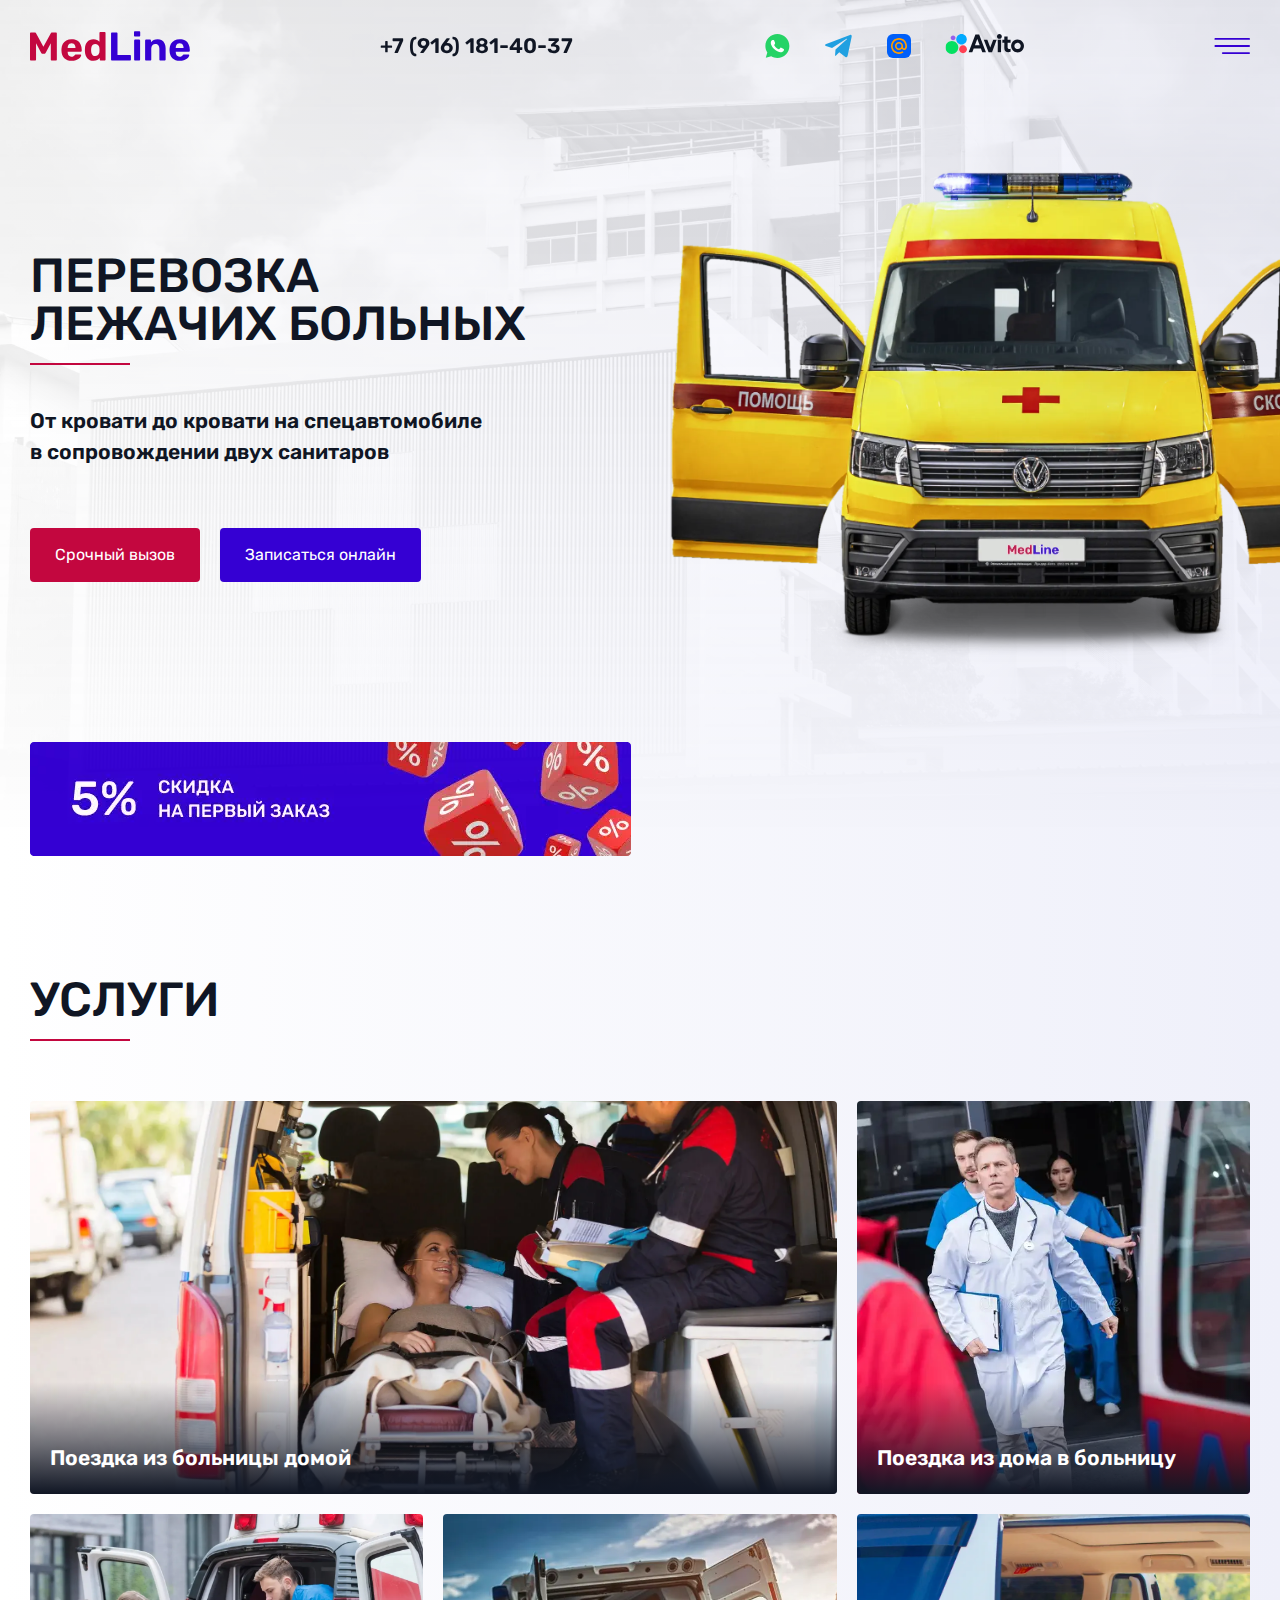
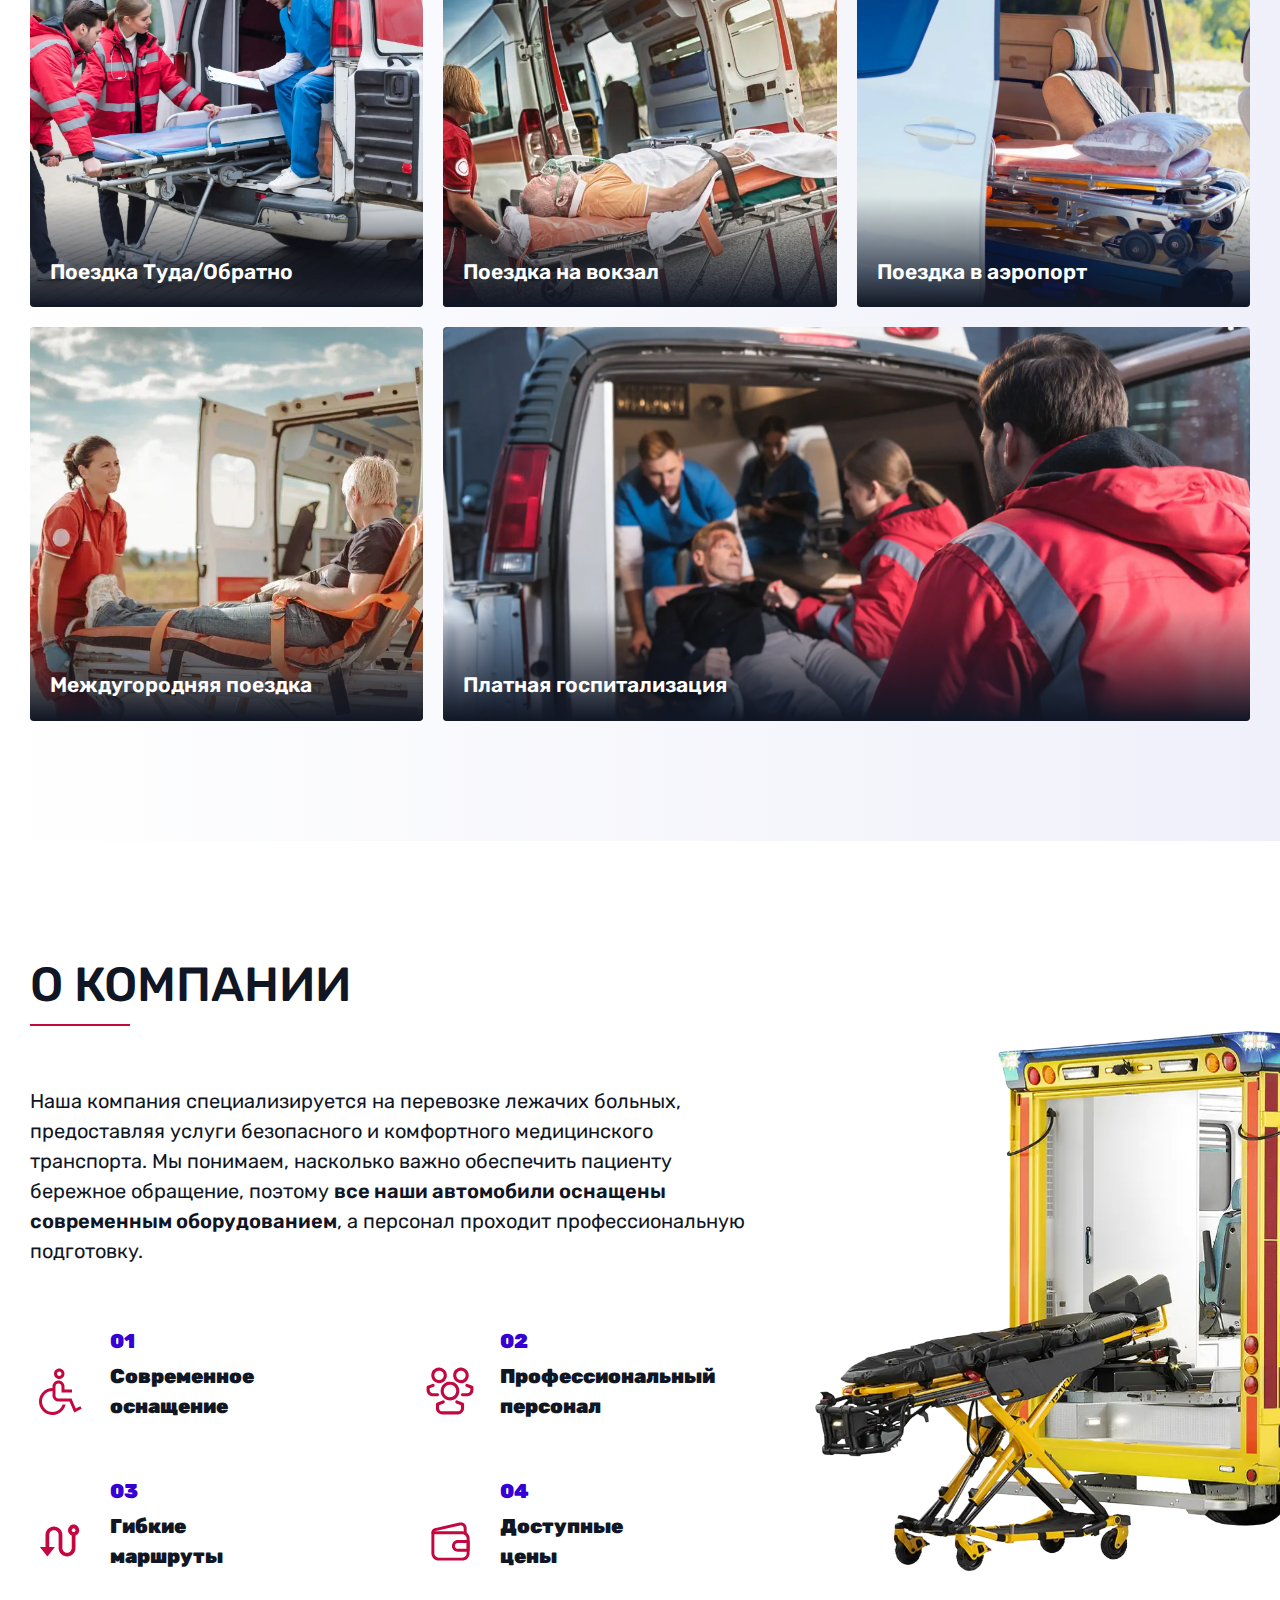
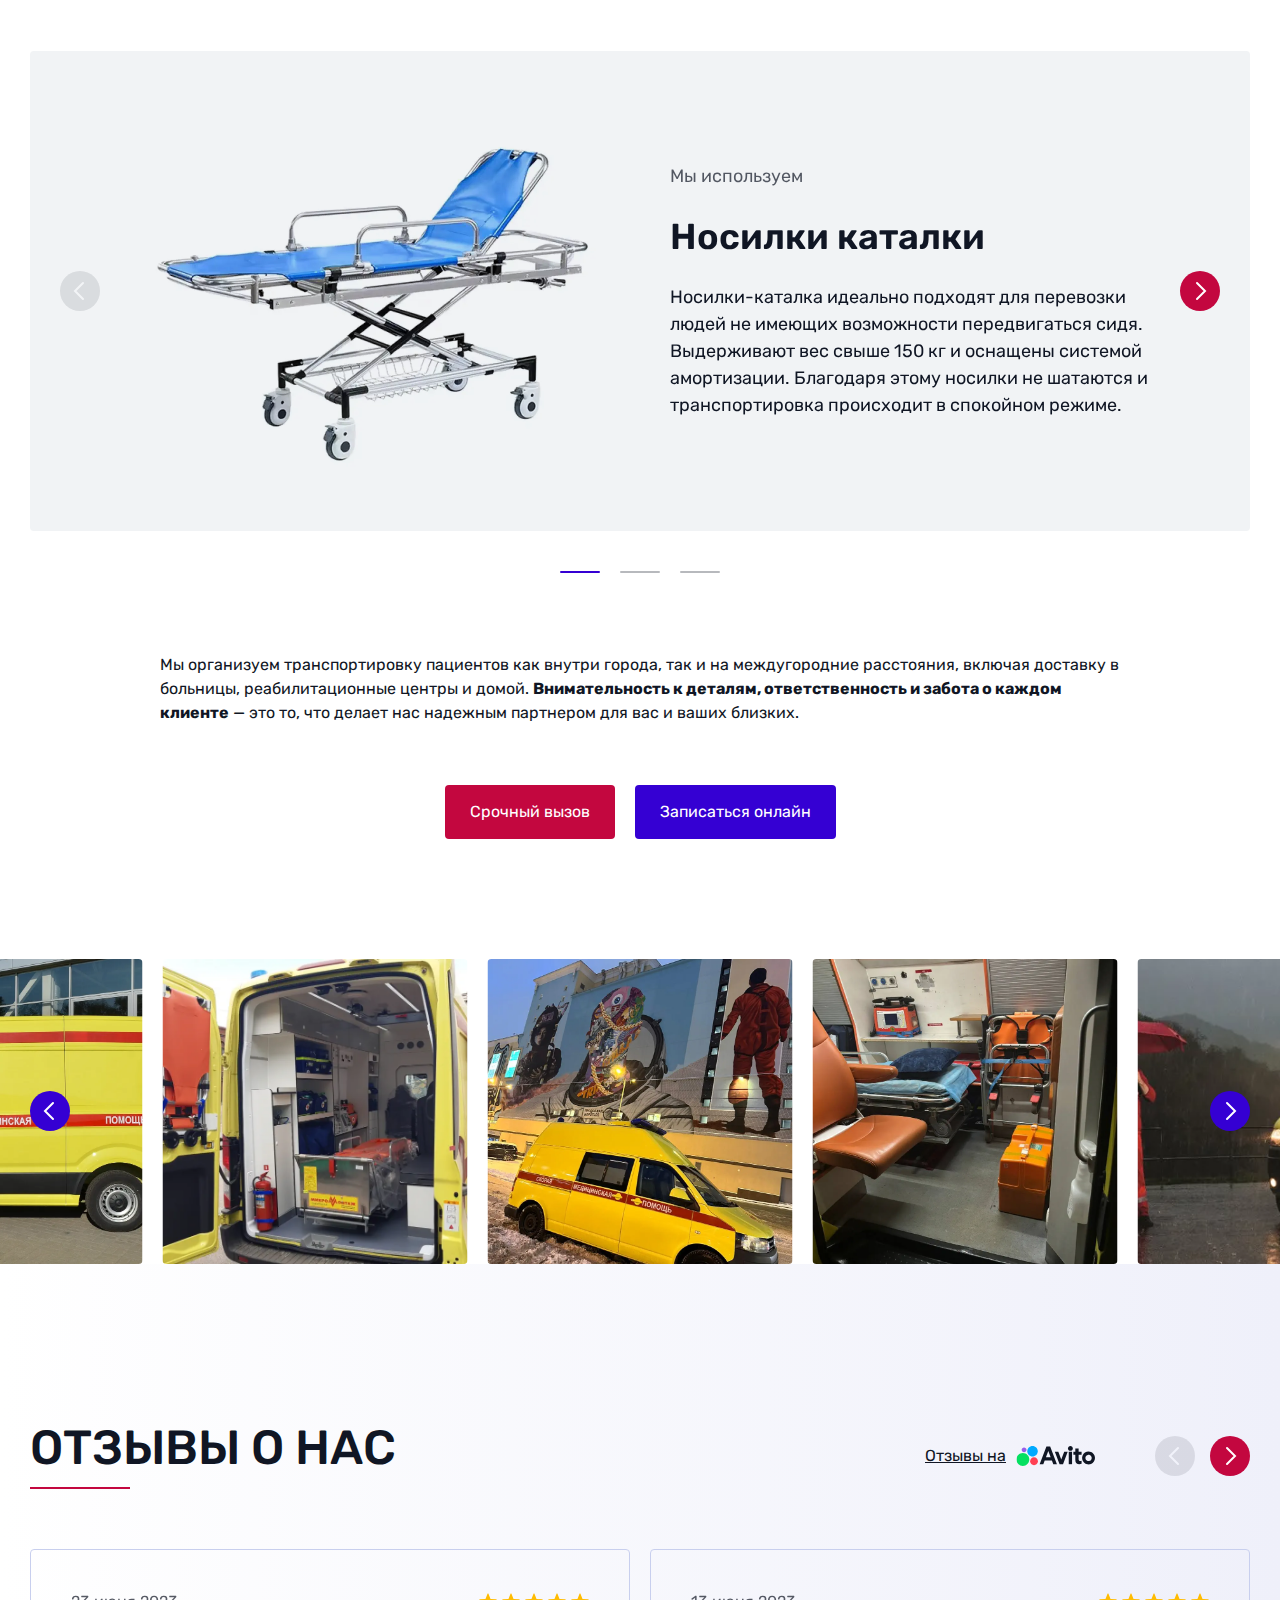
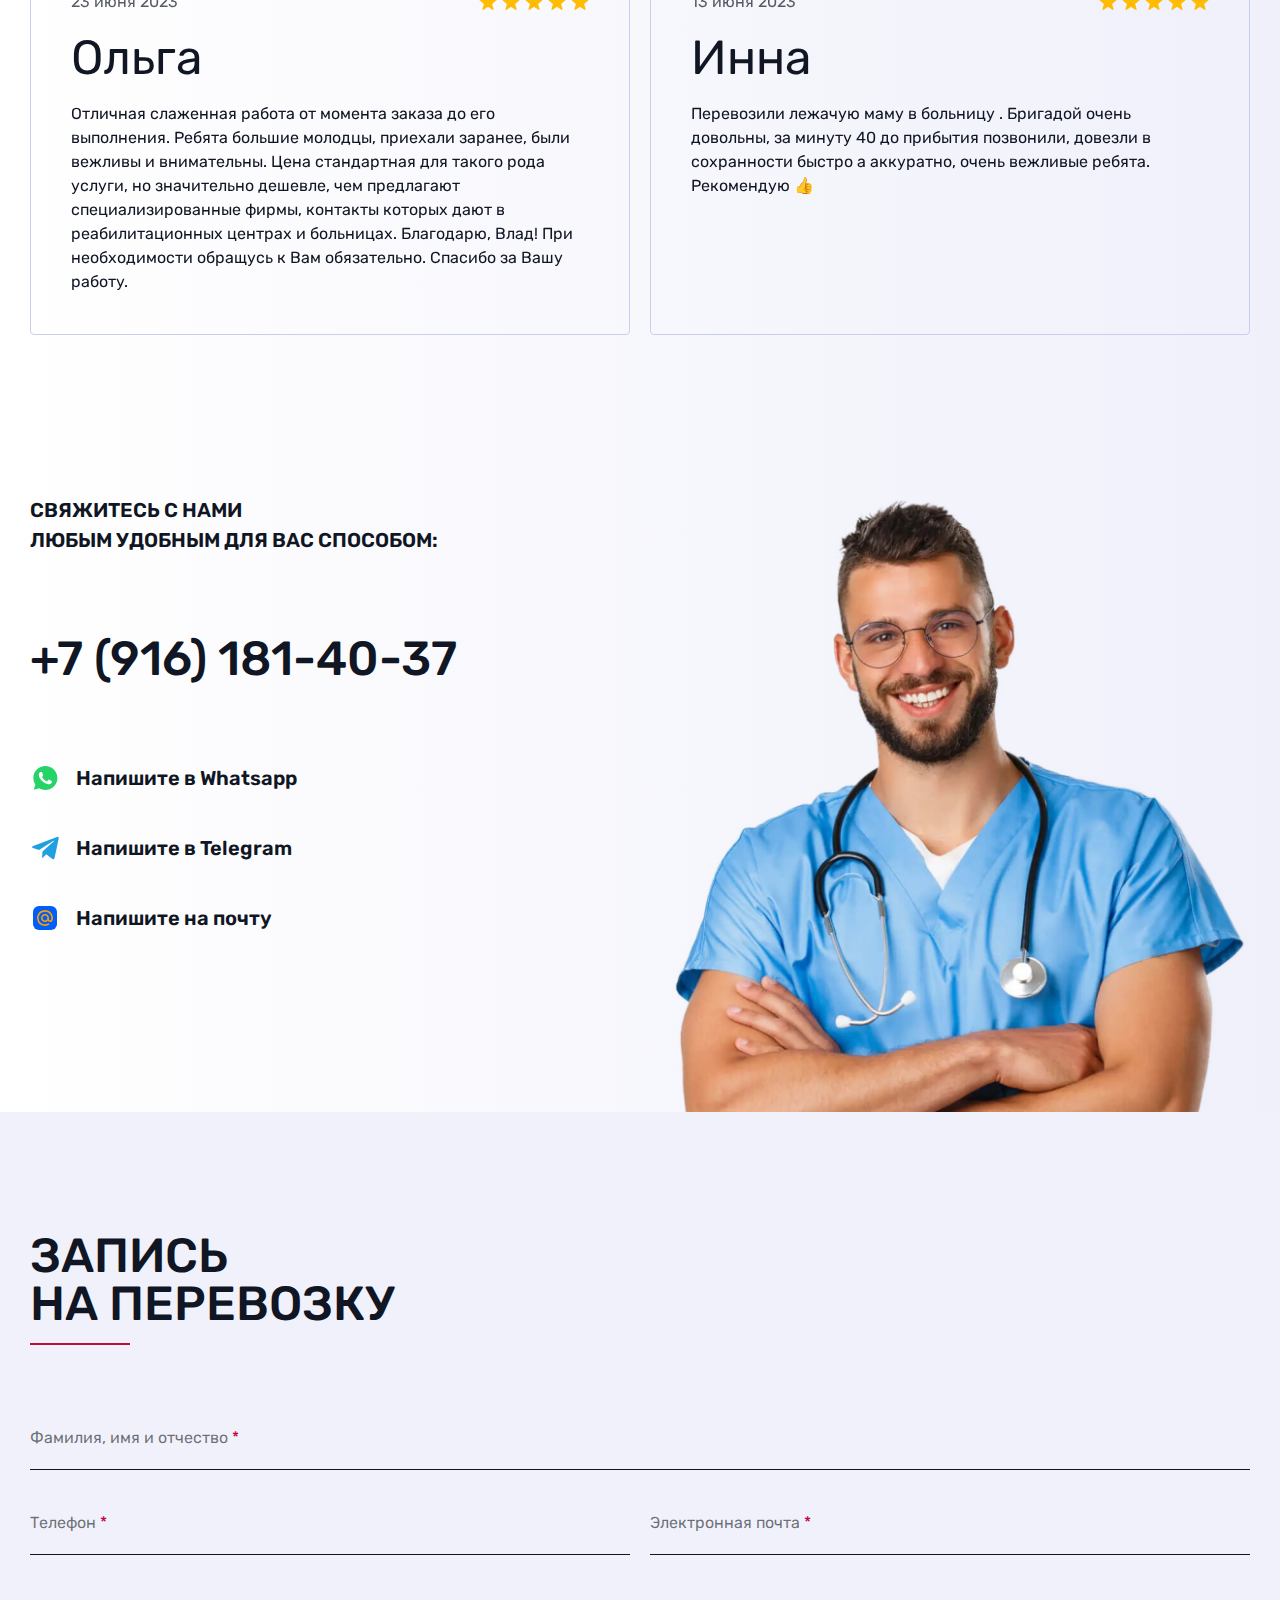
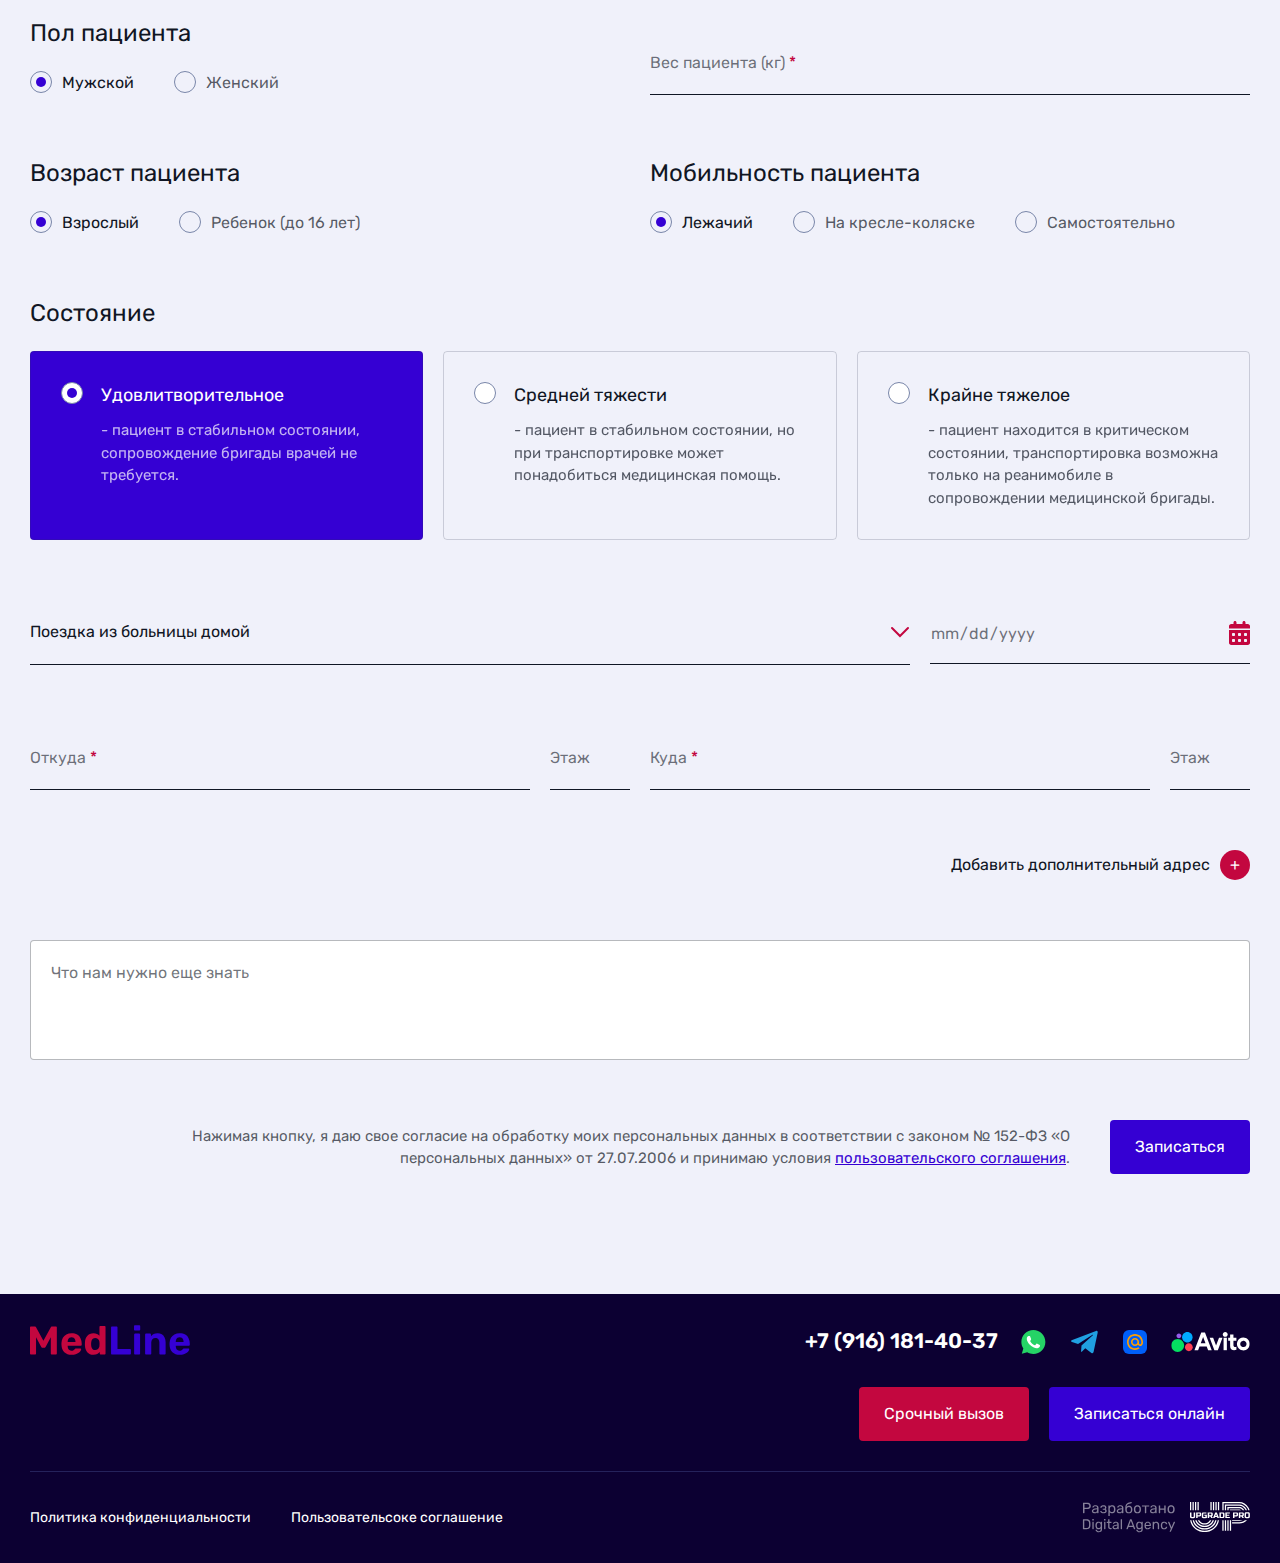
<file: index.html>
<!DOCTYPE html>
<html lang="ru">
    <head>
        <meta charset="UTF-8">
        <meta http-equiv="X-UA-Compatible" content="IE=edge">
        <meta http-equiv="Cache-Control" content="no-cache">
        <meta name="viewport" content="user-scalable=no, width=device-width, height=device-height">
        <meta name="description" content="Перевозка лежачих больных">
        <meta name="keywords" content="Перевозка, лежачих, больных">
        <title>Medline</title>
        <meta name="robots" content="index, follow">
        <meta name="HandheldFriendly" content="True">
        <meta name="format-detection" content="telephone=no">
        <meta name="format-detection" content="date=no">
        <meta name="format-detection" content="address=no">
        <meta name="format-detection" content="email=no">
        <meta name="application-name" content="Medline">
        <meta name="color-scheme" content="only light">
        <meta property="og:title" content="Medline">
        <meta property="og:type" content="website">
        <meta property="og:description" content="Перевозка лежачих больных">
        <meta property="og:image" content="images/og.webp">
        <meta property="og:site_name" content="Medline">
        <link rel="icon" href="images/favicon.svg" type="image/svg">
        <link rel="stylesheet" href="https://cdn.jsdelivr.net/npm/swiper@11/swiper-bundle.min.css">
        <link rel="stylesheet" href="css/common.css">
        <link rel="stylesheet" href="css/index.css">
        <script defer src="https://cdn.jsdelivr.net/npm/swiper@11/swiper-bundle.min.js"></script>
        <script defer src="scripts/main.js"></script>
        <script defer src="scripts/modal.js"></script>
        <script defer src="scripts/phone.js" data-reload></script>
    </head>
    <body>
        <header>
            <div class="container"><a class="logotype" href="index.html#main"><img src="images/logotype.svg"></a><a class="phone" href="tel:+79161814037">+7 (916) 181-40-37</a>
                <menu><a href="index.html#services">Услуги</a><a href="index.html#about">О компании</a><a href="index.html#reviews">Отзывы</a><a href="index.html#contacts">Контакты</a></menu>
                <div class="socials"><a href="https://wa.me/79161814037" target="blank"><img src="images/whatsapp.svg"></a><a href="https://t.me/+79161814037" target="blank"><img src="images/telegram.svg"></a><a href="mailto:ovn91@yandex.ru" target="blank"><img src="images/mail.svg"></a><a href="https://www.avito.ru/mytischi/predlozheniya_uslug/transportirovka_lezhachih_bolnyh_1969695954" target="blank"><img src="images/avito.svg"></a></div>
                <div class="menu" data-modal-target="menu"><svg width="41" height="18" viewBox="0 0 41 18" fill="none" xmlns="http://www.w3.org/2000/svg">
<path d="M1.5 1H40" stroke="#3500D3" stroke-width="2" stroke-linecap="round"/>
<path d="M1.5 9H40" stroke="#3500D3" stroke-width="2" stroke-linecap="round"/>
<path d="M10 17H40" stroke="#3500D3" stroke-width="2" stroke-linecap="round"/>
</svg>

                </div>
            </div>
        </header>
        <main>
            <section class="main" id="main">
                <div class="container">
                    <div class="text">
                        <h1>Перевозка <br>лежачих больных</h1><span>От кровати до кровати на спецавтомобиле в сопровождении двух санитаров</span>
                        <div class="buttons"><a class="button red" href="tel:+79161814037">Срочный вызов</a>
                            <button class="blue" data-modal-target="proposal">Записаться онлайн</button>
                        </div>
                    </div>
                    <div class="image"><img src="images/car.webp" alt=""></div>
                </div>
                <div class="background"><img src="images/main.webp" alt=""></div>
            </section>
            <section class="discount">
                <div class="container"><img src="images/discount.webp" alt=""></div>
            </section>
            <section class="services" id="services">
                <div class="container">
                    <h2>Услуги</h2>
                    <div class="list">
                                    <div class="service">
                                        <div class="frontside"><span>Поездка из больницы домой</span><img src="images/1.webp" alt="Поездка из больницы домой"></div>
                                        <div class="backside"><span class="title">Поездка из больницы домой</span><span class="price">3 000 ₽</span>
                                            <button class="red" data-modal-target="proposal">Записаться</button>
                                        </div>
                                    </div>
                                    <div class="service">
                                        <div class="frontside"><span>Поездка из дома в больницу</span><img src="images/2.webp" alt="Поездка из дома в больницу"></div>
                                        <div class="backside"><span class="title">Поездка из дома в больницу</span><span class="price">3 000 ₽</span>
                                            <button class="red" data-modal-target="proposal">Записаться</button>
                                        </div>
                                    </div>
                                    <div class="service">
                                        <div class="frontside"><span>Поездка Туда/Обратно</span><img src="images/3.webp" alt="Поездка Туда/Обратно"></div>
                                        <div class="backside"><span class="title">Поездка Туда/Обратно</span><span class="price">6 500 ₽</span>
                                            <button class="red" data-modal-target="proposal">Записаться</button>
                                        </div>
                                    </div>
                                    <div class="service">
                                        <div class="frontside"><span>Поездка на вокзал</span><img src="images/4.webp" alt="Поездка на вокзал"></div>
                                        <div class="backside"><span class="title">Поездка на вокзал</span><span class="price">4 500 ₽</span>
                                            <button class="red" data-modal-target="proposal">Записаться</button>
                                        </div>
                                    </div>
                                    <div class="service">
                                        <div class="frontside"><span>Поездка в аэропорт</span><img src="images/5.webp" alt="Поездка в аэропорт"></div>
                                        <div class="backside"><span class="title">Поездка в аэропорт</span><span class="price">5 500 ₽</span>
                                            <button class="red" data-modal-target="proposal">Записаться</button>
                                        </div>
                                    </div>
                                    <div class="service">
                                        <div class="frontside"><span>Междугородняя поездка</span><img src="images/6.webp" alt="Междугородняя поездка"></div>
                                        <div class="backside"><span class="title">Междугородняя поездка</span><span class="price">5 000 ₽</span>
                                            <button class="red" data-modal-target="proposal">Записаться</button>
                                        </div>
                                    </div>
                                    <div class="service">
                                        <div class="frontside"><span>Платная госпитализация</span><img src="images/7.webp" alt="Платная госпитализация"></div>
                                        <div class="backside"><span class="title">Платная госпитализация</span><span class="price">3 000 ₽</span>
                                            <button class="red" data-modal-target="proposal">Записаться</button>
                                        </div>
                                    </div>
                    </div>
                </div>
            </section>
            <section class="about" id="about">
                <div class="container">
                    <div class="description">
                        <div class="text">
                            <h2>О компании</h2><span>Наша компания специализируется на перевозке лежачих больных, предоставляя услуги безопасного и комфортного медицинского транспорта. Мы понимаем, насколько важно обеспечить пациенту бережное обращение, поэтому <b>все наши автомобили оснащены современным оборудованием</b>, а персонал проходит профессиональную подготовку.</span>
                            <div class="advantages">
                                            <div class="advantage"><img src="images/advantage_1.svg" alt="Современное &lt;br&gt;оснащение"><strong>Современное <br>оснащение</strong></div>
                                            <div class="advantage"><img src="images/advantage_2.svg" alt="Профессиональный &lt;br&gt;персонал"><strong>Профессиональный <br>персонал</strong></div>
                                            <div class="advantage"><img src="images/advantage_3.svg" alt="Гибкие &lt;br&gt;маршруты"><strong>Гибкие <br>маршруты</strong></div>
                                            <div class="advantage"><img src="images/advantage_4.svg" alt="Доступные &lt;br&gt;цены"><strong>Доступные <br>цены</strong></div>
                            </div>
                        </div>
                        <div class="image"><img src="images/8.webp" alt=""></div>
                    </div>
                    <div class="slider">
                        <div class="swiper">
                            <div class="swiper-wrapper">
                                <div class="swiper-slide">
                                                <div class="equipment"><img src="images/9.webp" alt="Носилки каталки">
                                                    <div class="info"><span>Мы используем</span><strong>Носилки каталки</strong>
                                                        <p>Носилки-каталка идеально подходят для перевозки людей не имеющих возможности передвигаться сидя. Выдерживают вес свыше 150 кг и оснащены системой амортизации. Благодаря этому носилки не шатаются и транспортировка происходит в спокойном режиме.</p>
                                                    </div>
                                                </div>
                                </div>
                                <div class="swiper-slide">
                                                <div class="equipment"><img src="images/10.webp" alt="Кресельные носилки">
                                                    <div class="info"><span>Мы используем</span><strong>Кресельные носилки</strong>
                                                        <p>Кресельные носилки используется для транспортировки людей с ограниченными возможностями. Подъем в автомобиль осуществляется на автоматической платформе, которая выполнена в форме конструкции с жестким креплением.</p>
                                                    </div>
                                                </div>
                                </div>
                                <div class="swiper-slide">
                                                <div class="equipment"><img src="images/11.webp" alt="Мягкие носилки">
                                                    <div class="info"><span>Мы используем</span><strong>Мягкие носилки</strong>
                                                        <p>Носилки волокуши особенно незаменимы когда необходима транспортировка в домах советского типа постройки где отсутствует грузовой лифт. Перемещение по этажам производится вручную. При этом за счет жестко закрепленных ручек и гибкого материала носилок человек ощущает спуск и подъем достаточно комфортно.</p>
                                                    </div>
                                                </div>
                                </div>
                            </div>
                            <div class="swiper-navigation">
                                <div class="arrow"><svg width="14" height="20" viewBox="0 0 14 20" fill="none" xmlns="http://www.w3.org/2000/svg">
<path d="M4 2L12 10L4 18" stroke="white" stroke-width="2" stroke-linecap="round"/>
</svg>

                                </div>
                                <div class="arrow"><svg width="14" height="20" viewBox="0 0 14 20" fill="none" xmlns="http://www.w3.org/2000/svg">
<path d="M4 2L12 10L4 18" stroke="white" stroke-width="2" stroke-linecap="round"/>
</svg>

                                </div>
                            </div>
                        </div>
                        <div class="swiper-pagination"></div>
                    </div>
                    <div class="additional">
                        <p>Мы организуем транспортировку пациентов как внутри города, так и на междугородние расстояния, включая доставку в больницы, реабилитационные центры и домой. <b>Внимательность к деталям, ответственность и забота о каждом клиенте</b> — это то, что делает нас надежным партнером для вас и ваших близких.</p>
                        <div class="buttons"><a class="button red" href="tel:79161814037">Срочный вызов</a>
                            <button class="blue" data-modal-target="proposal">Записаться онлайн</button>
                        </div>
                    </div>
                </div>
            </section>
            <section class="gallery">
                <div class="container">
                    <div class="swiper">
                        <div class="swiper-wrapper">
                            <div class="swiper-slide"><img src="images/gallery/1.webp" alt=""></div>
                            <div class="swiper-slide"><img src="images/gallery/2.webp" alt=""></div>
                            <div class="swiper-slide"><img src="images/gallery/3.webp" alt=""></div>
                            <div class="swiper-slide"><img src="images/gallery/4.webp" alt=""></div>
                            <div class="swiper-slide"><img src="images/gallery/5.webp" alt=""></div>
                            <div class="swiper-slide"><img src="images/gallery/6.webp" alt=""></div>
                            <div class="swiper-slide"><img src="images/gallery/7.webp" alt=""></div>
                            <div class="swiper-slide"><img src="images/gallery/8.webp" alt=""></div>
                            <div class="swiper-slide"><img src="images/gallery/9.webp" alt=""></div>
                            <div class="swiper-slide"><img src="images/gallery/10.webp" alt=""></div>
                            <div class="swiper-slide"><img src="images/gallery/11.webp" alt=""></div>
                            <div class="swiper-slide"><img src="images/gallery/12.webp" alt=""></div>
                            <div class="swiper-slide"><img src="images/gallery/13.webp" alt=""></div>
                            <div class="swiper-slide"><img src="images/gallery/14.webp" alt=""></div>
                            <div class="swiper-slide"><img src="images/gallery/15.webp" alt=""></div>
                            <div class="swiper-slide"><img src="images/gallery/16.webp" alt=""></div>
                            <div class="swiper-slide"><img src="images/gallery/17.webp" alt=""></div>
                        </div>
                    </div>
                    <div class="swiper-navigation">
                        <div class="arrow"><svg width="14" height="20" viewBox="0 0 14 20" fill="none" xmlns="http://www.w3.org/2000/svg">
<path d="M4 2L12 10L4 18" stroke="white" stroke-width="2" stroke-linecap="round"/>
</svg>

                        </div>
                        <div class="arrow"><svg width="14" height="20" viewBox="0 0 14 20" fill="none" xmlns="http://www.w3.org/2000/svg">
<path d="M4 2L12 10L4 18" stroke="white" stroke-width="2" stroke-linecap="round"/>
</svg>

                        </div>
                    </div>
                </div>
            </section>
            <section class="reviews" id="reviews">
                <div class="container">
                    <div class="title">
                        <h2>Отзывы о нас</h2><a class="avito" href="https://www.avito.ru/mytischi/predlozheniya_uslug/transportirovka_lezhachih_bolnyh_1969695954" target="blank"><span>Отзывы на</span><img src="images/avito.svg" alt=""></a>
                        <div class="swiper-navigation">
                            <div class="arrow"><svg width="14" height="20" viewBox="0 0 14 20" fill="none" xmlns="http://www.w3.org/2000/svg">
<path d="M4 2L12 10L4 18" stroke="white" stroke-width="2" stroke-linecap="round"/>
</svg>

                            </div>
                            <div class="arrow"><svg width="14" height="20" viewBox="0 0 14 20" fill="none" xmlns="http://www.w3.org/2000/svg">
<path d="M4 2L12 10L4 18" stroke="white" stroke-width="2" stroke-linecap="round"/>
</svg>

                            </div>
                        </div>
                    </div>
                    <div class="swiper reviews">
                        <div class="swiper-wrapper">
                            <div class="swiper-slide">
                                            <div class="review">
                                                <div class="top"><span>23 июня 2023</span>
                                                    <div class="stars"><img src="images/star.svg"><img src="images/star.svg"><img src="images/star.svg"><img src="images/star.svg"><img src="images/star.svg"></div>
                                                </div>
                                                <h3>Ольга</h3>
                                                <p>Отличная слаженная работа от момента заказа до его выполнения. Ребята большие молодцы, приехали заранее, были вежливы и внимательны. Цена стандартная для такого рода услуги, но значительно дешевле, чем предлагают специализированные фирмы, контакты которых дают в реабилитационных центрах и больницах. Благодарю, Влад! При необходимости обращусь к Вам обязательно. Спасибо за Вашу работу.</p>
                                            </div>
                            </div>
                            <div class="swiper-slide">
                                            <div class="review">
                                                <div class="top"><span>13 июня 2023</span>
                                                    <div class="stars"><img src="images/star.svg"><img src="images/star.svg"><img src="images/star.svg"><img src="images/star.svg"><img src="images/star.svg"></div>
                                                </div>
                                                <h3>Инна</h3>
                                                <p>Перевозили лежачую маму в больницу . Бригадой очень довольны, за минуту 40 до прибытия позвонили, довезли в сохранности быстро а аккуратно, очень вежливые ребята. Рекомендую 👍</p>
                                            </div>
                            </div>
                            <div class="swiper-slide">
                                            <div class="review">
                                                <div class="top"><span>23 июня 2023</span>
                                                    <div class="stars"><img src="images/star.svg"><img src="images/star.svg"><img src="images/star.svg"><img src="images/star.svg"><img src="images/star.svg"></div>
                                                </div>
                                                <h3>Ольга</h3>
                                                <p>Отличная слаженная работа от момента заказа до его выполнения. Ребята большие молодцы, приехали заранее, были вежливы и внимательны. Цена стандартная для такого рода услуги, но значительно дешевле, чем предлагают специализированные фирмы, контакты которых дают в реабилитационных центрах и больницах. Благодарю, Влад! При необходимости обращусь к Вам обязательно. Спасибо за Вашу работу.</p>
                                            </div>
                            </div>
                            <div class="swiper-slide">
                                            <div class="review">
                                                <div class="top"><span>13 июня 2023</span>
                                                    <div class="stars"><img src="images/star.svg"><img src="images/star.svg"><img src="images/star.svg"><img src="images/star.svg"><img src="images/star.svg"></div>
                                                </div>
                                                <h3>Инна</h3>
                                                <p>Перевозили лежачую маму в больницу . Бригадой очень довольны, за минуту 40 до прибытия позвонили, довезли в сохранности быстро а аккуратно, очень вежливые ребята. Рекомендую 👍</p>
                                            </div>
                            </div>
                            <div class="swiper-slide">
                                            <div class="review">
                                                <div class="top"><span>23 июня 2023</span>
                                                    <div class="stars"><img src="images/star.svg"><img src="images/star.svg"><img src="images/star.svg"><img src="images/star.svg"><img src="images/star.svg"></div>
                                                </div>
                                                <h3>Ольга</h3>
                                                <p>Отличная слаженная работа от момента заказа до его выполнения. Ребята большие молодцы, приехали заранее, были вежливы и внимательны. Цена стандартная для такого рода услуги, но значительно дешевле, чем предлагают специализированные фирмы, контакты которых дают в реабилитационных центрах и больницах. Благодарю, Влад! При необходимости обращусь к Вам обязательно. Спасибо за Вашу работу.</p>
                                            </div>
                            </div>
                            <div class="swiper-slide">
                                            <div class="review">
                                                <div class="top"><span>13 июня 2023</span>
                                                    <div class="stars"><img src="images/star.svg"><img src="images/star.svg"><img src="images/star.svg"><img src="images/star.svg"><img src="images/star.svg"></div>
                                                </div>
                                                <h3>Инна</h3>
                                                <p>Перевозили лежачую маму в больницу . Бригадой очень довольны, за минуту 40 до прибытия позвонили, довезли в сохранности быстро а аккуратно, очень вежливые ребята. Рекомендую 👍</p>
                                            </div>
                            </div>
                        </div>
                    </div>
                </div>
            </section>
            <section class="contacts" id="contacts">
                <div class="container">
                    <div class="text"><strong>Свяжитесь с нами <br>Любым удобным для вас способом:</strong><a class="phone" href="tel:79161814037">+7 (916) 181-40-37</a>
                        <div class="socials"><a href="https://wa.me/79161814037" target="blank"><img src="images/whatsapp.svg"><span>Напишите в Whatsapp</span></a><a href="https://t.me/+79161814037" target="blank"><img src="images/telegram.svg"><span>Напишите в Telegram</span></a><a href="mailto:ovn91@yandex.ru" target="blank"><img src="images/mail.svg"><span>Напишите на почту</span></a></div>
                    </div>
                    <div class="image"><img src="images/16.webp" alt=" "></div>
                </div>
            </section>
            <section class="form">
                <div class="container">
                    <h2>Запись <br>на перевозку</h2>
                    <form onsubmit="event.preventDefault(); this.reset(); createDialog('success');">
                        <div class="contacts">
                                        <label class="text">
                                            <input type="text" placeholder="Фамилия, имя и отчество" required><span>Фамилия, имя и отчество</span>
                                        </label>
                                        <label class="text">
                                            <input type="tel" placeholder="Телефон" required><span>Телефон</span>
                                        </label>
                                        <label class="text">
                                            <input type="email" placeholder="Электронная почта" required><span>Электронная почта</span>
                                        </label>
                        </div>
                        <div class="patient">
                            <div class="radio"><strong>Пол пациента</strong>
                                            <fieldset class="radio">
                                                <input type="radio" id="gender_0" value="Мужской" name="gender" checked>
                                                <label for="gender_0">Мужской</label>
                                                <input type="radio" id="gender_1" value="Женский" name="gender">
                                                <label for="gender_1">Женский</label>
                                            </fieldset>
                            </div>
                                        <label class="text">
                                            <input type="number" placeholder="Вес пациента (кг)" required><span>Вес пациента (кг)</span>
                                        </label>
                            <div class="radio"><strong>Возраст пациента</strong>
                                            <fieldset class="radio">
                                                <input type="radio" id="age_0" value="Взрослый" name="age" checked>
                                                <label for="age_0">Взрослый</label>
                                                <input type="radio" id="age_1" value="Ребенок (до 16 лет)" name="age">
                                                <label for="age_1">Ребенок (до 16 лет)</label>
                                            </fieldset>
                            </div>
                            <div class="radio"><strong>Мобильность пациента</strong>
                                            <fieldset class="radio">
                                                <input type="radio" id="mobility_0" value="Лежачий" name="mobility" checked>
                                                <label for="mobility_0">Лежачий</label>
                                                <input type="radio" id="mobility_1" value="На кресле-коляске" name="mobility">
                                                <label for="mobility_1">На кресле-коляске</label>
                                                <input type="radio" id="mobility_2" value="Самостоятельно" name="mobility">
                                                <label for="mobility_2">Самостоятельно</label>
                                            </fieldset>
                            </div>
                        </div>
                        <div class="condition"><strong>Состояние</strong>
                            <fieldset class="condition_radio">
                                <label>
                                    <input type="radio" value="Удовлитворительное" name="condition" checked>
                                    <div class="text"><strong>Удовлитворительное</strong><span>- пациент в стабильном состоянии, сопровождение бригады врачей не требуется.</span></div>
                                </label>
                                <label>
                                    <input type="radio" value="Удовлитворительное" name="condition">
                                    <div class="text"><strong>Средней тяжести</strong><span>- пациент в стабильном состоянии, но при транспортировке может понадобиться медицинская помощь.</span></div>
                                </label>
                                <label>
                                    <input type="radio" value="Удовлитворительное" name="condition">
                                    <div class="text"><strong>Крайне тяжелое</strong><span>- пациент находится в критическом состоянии, транспортировка возможна только на реанимобиле в сопровождении медицинской бригады.</span></div>
                                </label>
                            </fieldset>
                        </div>
                        <div class="service">
                                        <fieldset class="select service">
                                            <div class="select_current" tabindex="0">
                                                <input type="radio" id="service" value="Поездка из больницы домой" name="service" checked><span>Поездка из больницы домой</span>
                                                <input type="radio" id="service_0" value="Поездка из дома в больницу" name="service"><span>Поездка из дома в больницу</span>
                                                <input type="radio" id="service_1" value="Поездка Туда/Обратно" name="service"><span>Поездка Туда/Обратно</span>
                                                <input type="radio" id="service_2" value="Поездка на вокзал" name="service"><span>Поездка на вокзал</span>
                                                <input type="radio" id="service_3" value="Поездка в аэропорт" name="service"><span>Поездка в аэропорт</span>
                                                <input type="radio" id="service_4" value="Междугородняя поездка" name="service"><span>Междугородняя поездка</span>
                                                <input type="radio" id="service_5" value="Платная госпитализация" name="service"><span>Платная госпитализация</span>
                                                <div class="arrow"><svg width="20" height="20" viewBox="0 0 20 20" fill="none" xmlns="http://www.w3.org/2000/svg">
<path d="M18 6L10 14L2 6" stroke="#C3073F" stroke-width="2" stroke-linecap="round"/>
</svg>

                                                </div>
                                            </div>
                                            <div class="select_list">
                                                <label for="service">Поездка из больницы домой</label>
                                                <label for="service_0">Поездка из дома в больницу</label>
                                                <label for="service_1">Поездка Туда/Обратно</label>
                                                <label for="service_2">Поездка на вокзал</label>
                                                <label for="service_3">Поездка в аэропорт</label>
                                                <label for="service_4">Междугородняя поездка</label>
                                                <label for="service_5">Платная госпитализация</label>
                                            </div>
                                        </fieldset>
                            <div class="date">
                                <input type="date" placeholder="YYYY/MM/DD" required><img src="images/calendar.svg">
                            </div>
                        </div>
                        <div class="adresses">
                            <div class="from">
                                <div class="adress">
                                                <label class="text">
                                                    <input type="text" placeholder="Откуда" required><span>Откуда</span>
                                                </label>
                                                <label class="text">
                                                    <input type="number" placeholder="Этаж"><span>Этаж</span>
                                                </label>
                                </div>
                            </div>
                            <div class="to">
                                <div class="adress">
                                                <label class="text">
                                                    <input type="text" placeholder="Куда" required><span>Куда</span>
                                                </label>
                                                <label class="text">
                                                    <input type="number" placeholder="Этаж"><span>Этаж</span>
                                                </label>
                                </div><span class="add" onclick="this.before(this.previousElementSibling.cloneNode(true)); this.previousElementSibling.querySelector('input').removeAttribute('required')">Добавить дополнительный адрес</span>
                            </div>
                        </div>
                        <textarea name="message" placeholder="Что нам нужно еще знать"></textarea>
                        <div class="submit"><span>Нажимая кнопку, я даю свое согласие на обработку моих персональных данных в соответствии с законом № 152-ФЗ «О персональных данных» от 27.07.2006 и принимаю условия <a href="policy.html" target="blank">пользовательского соглашения</a>.</span>
                            <button class="blue">Записаться</button>
                        </div>
                    </form>
                </div>
            </section>
            <script>
                header = document.querySelector('header')
                header.classList.add('transparent')
                
                window.addEventListener('scroll', event => {
                    this.scrollY > 0 ? header.classList.remove("transparent") : header.classList.add("transparent")
                })
            </script>
        </main>
        <footer>
            <div class="container">
                <div class="top"><a class="logotype" href="index.html#main"><img src="images/logotype.svg" alt=""></a>
                    <div class="contacts"><a class="phone" href="tel:+79161814037">+7 (916) 181-40-37</a>
                        <div class="socials"><a href="https://wa.me/79161814037" target="blank"><img src="images/whatsapp.svg"></a><a href="https://t.me/+79161814037" target="blank"><img src="images/telegram.svg"></a><a href="mailto:ovn91@yandex.ru" target="blank"><img src="images/mail.svg"></a><a href="https://www.avito.ru/mytischi/predlozheniya_uslug/transportirovka_lezhachih_bolnyh_1969695954" target="blank"><img src="images/avito_light.svg"></a></div>
                    </div>
                    <div class="buttons"><a class="button red" href="tel:79161814037">Срочный вызов</a>
                        <button class="blue" data-modal-target="proposal">Записаться онлайн</button>
                    </div>
                </div>
                <div class="bottom">
                    <div class="links"><a href="policy2.html" target="blank">Политика конфиденциальности</a><a href="policy.html" target="blank">Пользовательсоке соглашение</a></div><a class="develop" href="https://upgrad.pro/" target="blank"><img src="images/upgrade.svg" alt=""></a>
                </div>
            </div>
        </footer>
    </body>
</html>
</file>
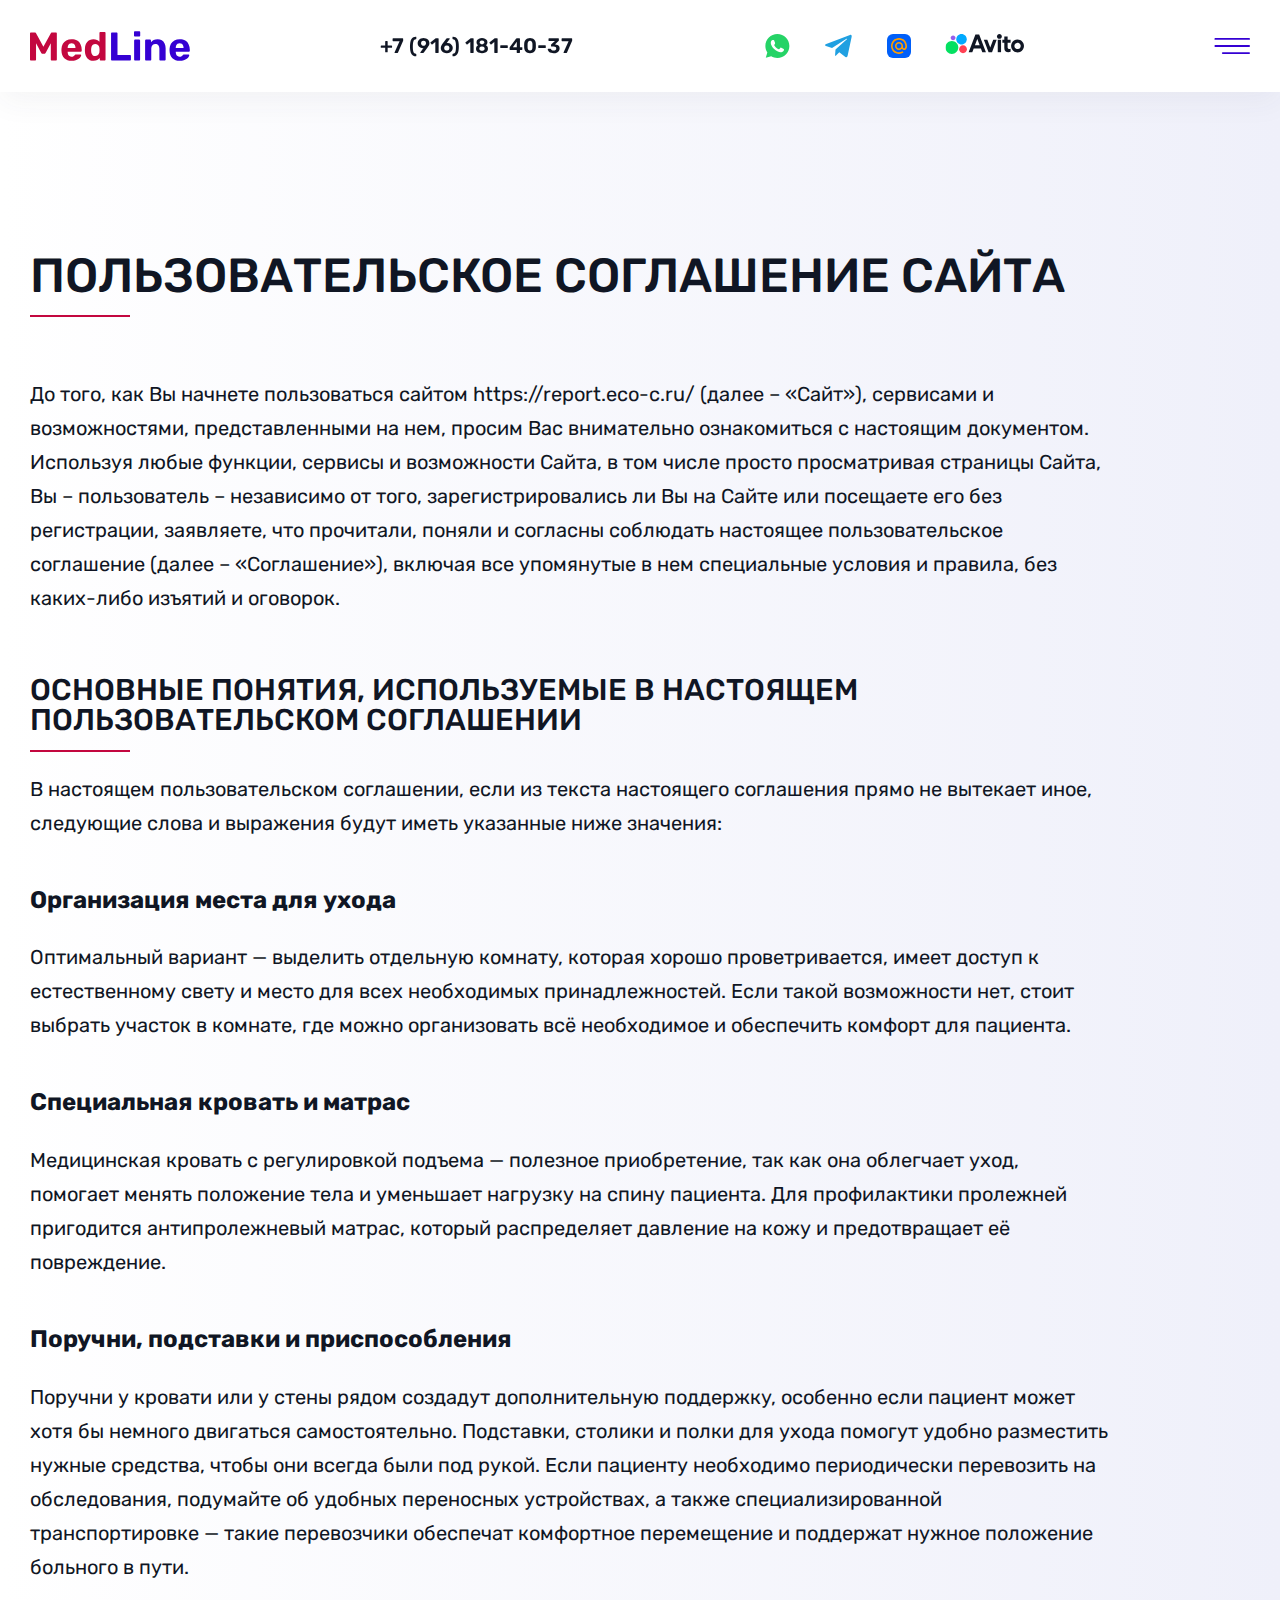
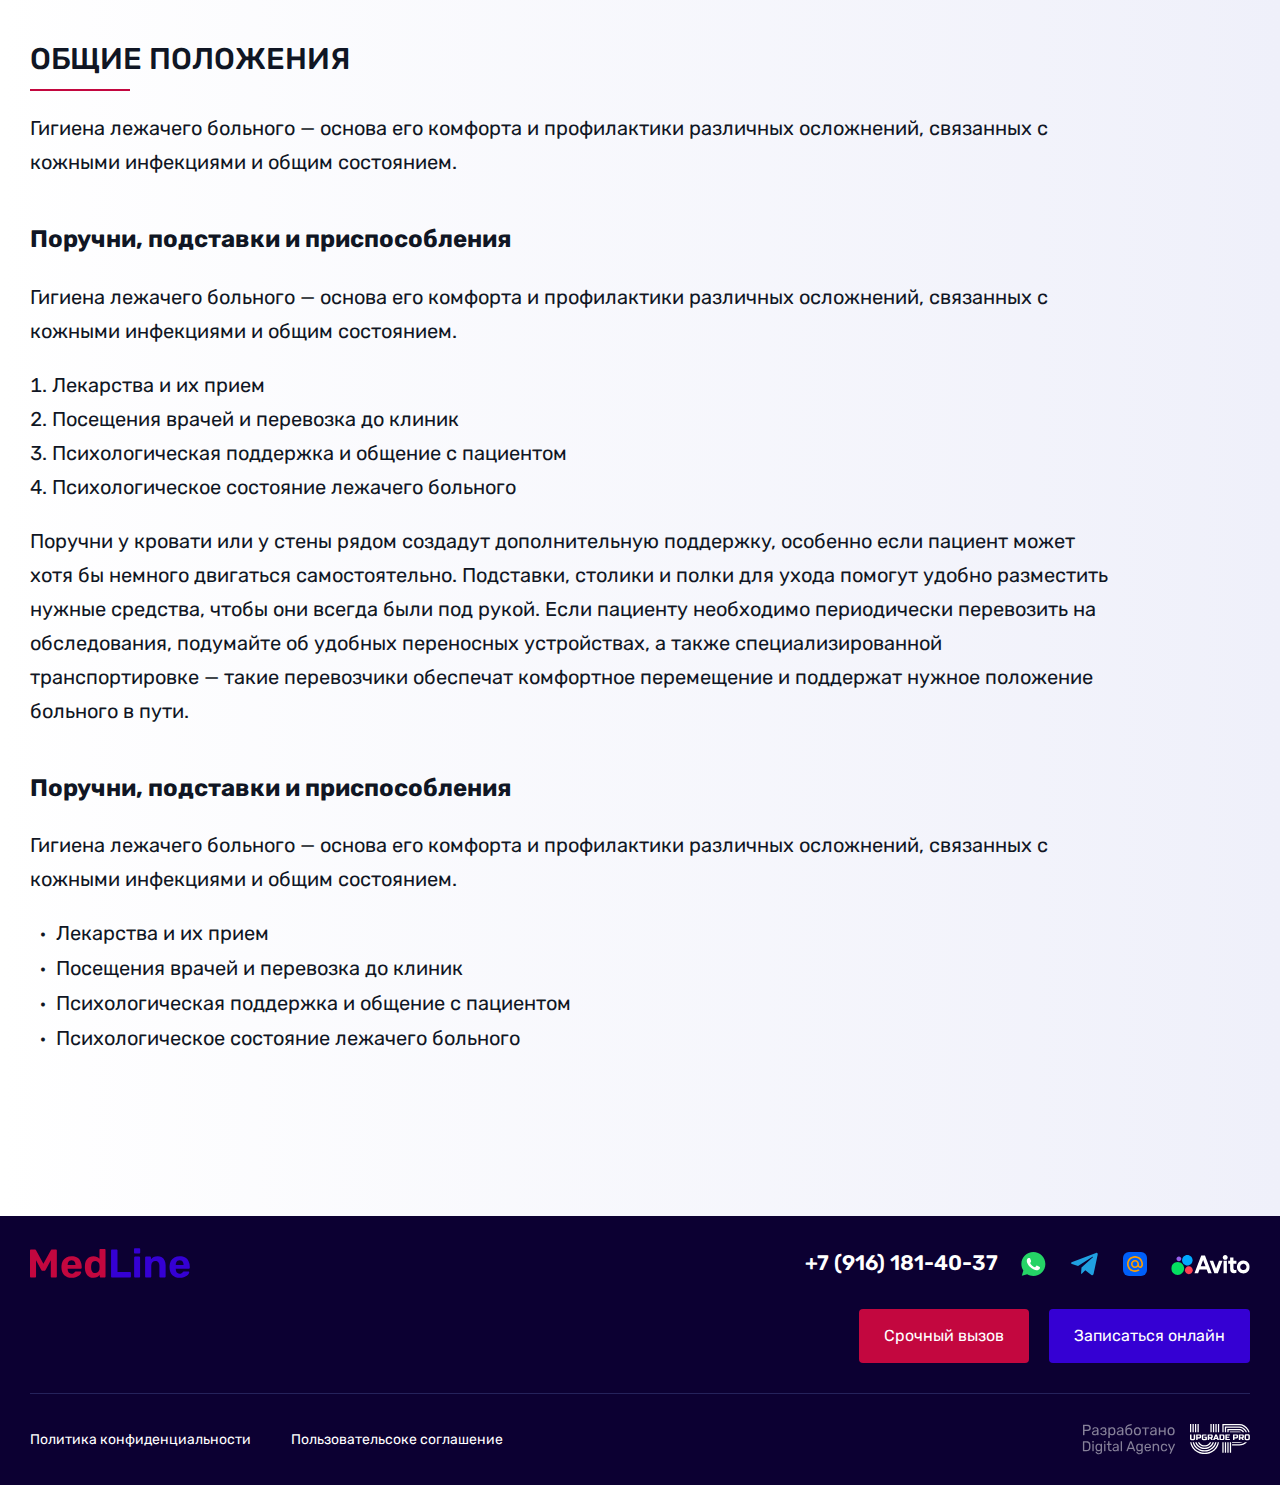
<file: policy.html>
<!DOCTYPE html>
<html lang="ru">
    <head>
        <meta charset="UTF-8">
        <meta http-equiv="X-UA-Compatible" content="IE=edge">
        <meta http-equiv="Cache-Control" content="no-cache">
        <meta name="viewport" content="user-scalable=no, width=device-width, height=device-height">
        <meta name="description" content="Перевозка лежачих больных">
        <meta name="keywords" content="Перевозка, лежачих, больных">
        <title>Medline</title>
        <meta name="robots" content="index, follow">
        <meta name="HandheldFriendly" content="True">
        <meta name="format-detection" content="telephone=no">
        <meta name="format-detection" content="date=no">
        <meta name="format-detection" content="address=no">
        <meta name="format-detection" content="email=no">
        <meta name="application-name" content="Medline">
        <meta name="color-scheme" content="only light">
        <meta property="og:title" content="Medline">
        <meta property="og:type" content="website">
        <meta property="og:description" content="Перевозка лежачих больных">
        <meta property="og:image" content="images/og.webp">
        <meta property="og:site_name" content="Medline">
        <link rel="icon" href="images/favicon.svg" type="image/svg">
        <link rel="stylesheet" href="https://cdn.jsdelivr.net/npm/swiper@11/swiper-bundle.min.css">
        <link rel="stylesheet" href="css/common.css">
        <link rel="stylesheet" href="css/policy.css">
        <script defer src="https://cdn.jsdelivr.net/npm/swiper@11/swiper-bundle.min.js"></script>
        <script defer src="scripts/main.js"></script>
        <script defer src="scripts/modal.js"></script>
        <script defer src="scripts/phone.js" data-reload></script>
    </head>
    <body>
        <header>
            <div class="container"><a class="logotype" href="index.html#main"><img src="images/logotype.svg"></a><a class="phone" href="tel:+79161814037">+7 (916) 181-40-37</a>
                <menu><a href="index.html#services">Услуги</a><a href="index.html#about">О компании</a><a href="index.html#reviews">Отзывы</a><a href="index.html#contacts">Контакты</a></menu>
                <div class="socials"><a href="https://wa.me/79161814037" target="blank"><img src="images/whatsapp.svg"></a><a href="https://t.me/+79161814037" target="blank"><img src="images/telegram.svg"></a><a href="mailto:ovn91@yandex.ru" target="blank"><img src="images/mail.svg"></a><a href="https://www.avito.ru/mytischi/predlozheniya_uslug/transportirovka_lezhachih_bolnyh_1969695954" target="blank"><img src="images/avito.svg"></a></div>
                <div class="menu" data-modal-target="menu"><svg width="41" height="18" viewBox="0 0 41 18" fill="none" xmlns="http://www.w3.org/2000/svg">
<path d="M1.5 1H40" stroke="#3500D3" stroke-width="2" stroke-linecap="round"/>
<path d="M1.5 9H40" stroke="#3500D3" stroke-width="2" stroke-linecap="round"/>
<path d="M10 17H40" stroke="#3500D3" stroke-width="2" stroke-linecap="round"/>
</svg>

                </div>
            </div>
        </header>
        <main>
            <section class="policy">
                <div class="container">
                    <h1>ПОЛЬЗОВАТЕЛЬСКОЕ СОГЛАШЕНИЕ САЙТА</h1>
                    <p>До того, как Вы начнете пользоваться сайтом https://report.eco-c.ru/ (далее – «Сайт»), сервисами и  возможностями, представленными на нем, просим Вас внимательно ознакомиться с настоящим  документом. Используя любые функции, сервисы и возможности Сайта, в том числе просто просматривая  страницы Сайта, Вы – пользователь – независимо от того, зарегистрировались ли Вы на Сайте или  посещаете его без регистрации, заявляете, что прочитали, поняли и согласны соблюдать настоящее  пользовательское соглашение (далее – «Соглашение»), включая все упомянутые в нем специальные  условия и правила, без каких-либо изъятий и оговорок.</p>
                    <h2>Основные понятия, используемые в настоящем пользовательском соглашении</h2>
                    <p>В настоящем пользовательском соглашении, если из текста настоящего соглашения прямо не вытекает  иное, следующие слова и выражения будут иметь указанные ниже значения:</p><strong>Организация места для ухода</strong>
                    <p>Оптимальный вариант — выделить отдельную комнату, которая хорошо проветривается, имеет доступ к естественному свету и место для всех необходимых принадлежностей. Если такой возможности нет, стоит выбрать участок в комнате, где можно организовать всё необходимое и обеспечить комфорт для пациента.</p><strong>Специальная кровать и матрас</strong>
                    <p>Медицинская кровать с регулировкой подъема — полезное приобретение, так как она облегчает уход, помогает менять положение тела и уменьшает нагрузку на спину пациента. Для профилактики пролежней пригодится антипролежневый матрас, который распределяет давление на кожу и предотвращает её повреждение.</p><strong>Поручни, подставки и приспособления</strong>
                    <p>Поручни у кровати или у стены рядом создадут дополнительную поддержку, особенно если пациент может хотя бы немного двигаться самостоятельно. Подставки, столики и полки для ухода помогут удобно разместить нужные средства, чтобы они всегда были под рукой. Если пациенту необходимо периодически перевозить на обследования, подумайте об удобных переносных устройствах, а также специализированной транспортировке — такие перевозчики обеспечат комфортное перемещение и поддержат нужное положение больного в пути.</p>
                    <h2>Общие положения</h2>
                    <p>Гигиена лежачего больного — основа его комфорта и профилактики различных осложнений, связанных с кожными инфекциями и общим состоянием.</p><strong>Поручни, подставки и приспособления</strong>
                    <p>Гигиена лежачего больного — основа его комфорта и профилактики различных осложнений, связанных с кожными инфекциями и общим состоянием.</p>
                    <ol>
                        <li>Лекарства и их прием</li>
                        <li>Посещения врачей и перевозка до клиник</li>
                        <li>Психологическая поддержка и общение с пациентом</li>
                        <li>Психологическое состояние лежачего больного</li>
                    </ol>
                    <p>Поручни у кровати или у стены рядом создадут дополнительную поддержку, особенно если пациент может хотя бы немного двигаться самостоятельно. Подставки, столики и полки для ухода помогут удобно разместить нужные средства, чтобы они всегда были под рукой. Если пациенту необходимо периодически перевозить на обследования, подумайте об удобных переносных устройствах, а также специализированной транспортировке — такие перевозчики обеспечат комфортное перемещение и поддержат нужное положение больного в пути.</p><strong>Поручни, подставки и приспособления</strong>
                    <p>Гигиена лежачего больного — основа его комфорта и профилактики различных осложнений, связанных с кожными инфекциями и общим состоянием.</p>
                    <ul>
                        <li>Лекарства и их прием</li>
                        <li>Посещения врачей и перевозка до клиник</li>
                        <li>Психологическая поддержка и общение с пациентом</li>
                        <li>Психологическое состояние лежачего больного</li>
                    </ul>
                </div>
            </section>
        </main>
        <footer>
            <div class="container">
                <div class="top"><a class="logotype" href="index.html#main"><img src="images/logotype.svg" alt=""></a>
                    <div class="contacts"><a class="phone" href="tel:+79161814037">+7 (916) 181-40-37</a>
                        <div class="socials"><a href="https://wa.me/79161814037" target="blank"><img src="images/whatsapp.svg"></a><a href="https://t.me/+79161814037" target="blank"><img src="images/telegram.svg"></a><a href="mailto:ovn91@yandex.ru" target="blank"><img src="images/mail.svg"></a><a href="https://www.avito.ru/mytischi/predlozheniya_uslug/transportirovka_lezhachih_bolnyh_1969695954" target="blank"><img src="images/avito_light.svg"></a></div>
                    </div>
                    <div class="buttons"><a class="button red" href="tel:79161814037">Срочный вызов</a>
                        <button class="blue" data-modal-target="proposal">Записаться онлайн</button>
                    </div>
                </div>
                <div class="bottom">
                    <div class="links"><a href="policy2.html" target="blank">Политика конфиденциальности</a><a href="policy.html" target="blank">Пользовательсоке соглашение</a></div><a class="develop" href="https://upgrad.pro/" target="blank"><img src="images/upgrade.svg" alt=""></a>
                </div>
            </div>
        </footer>
    </body>
</html>
</file>
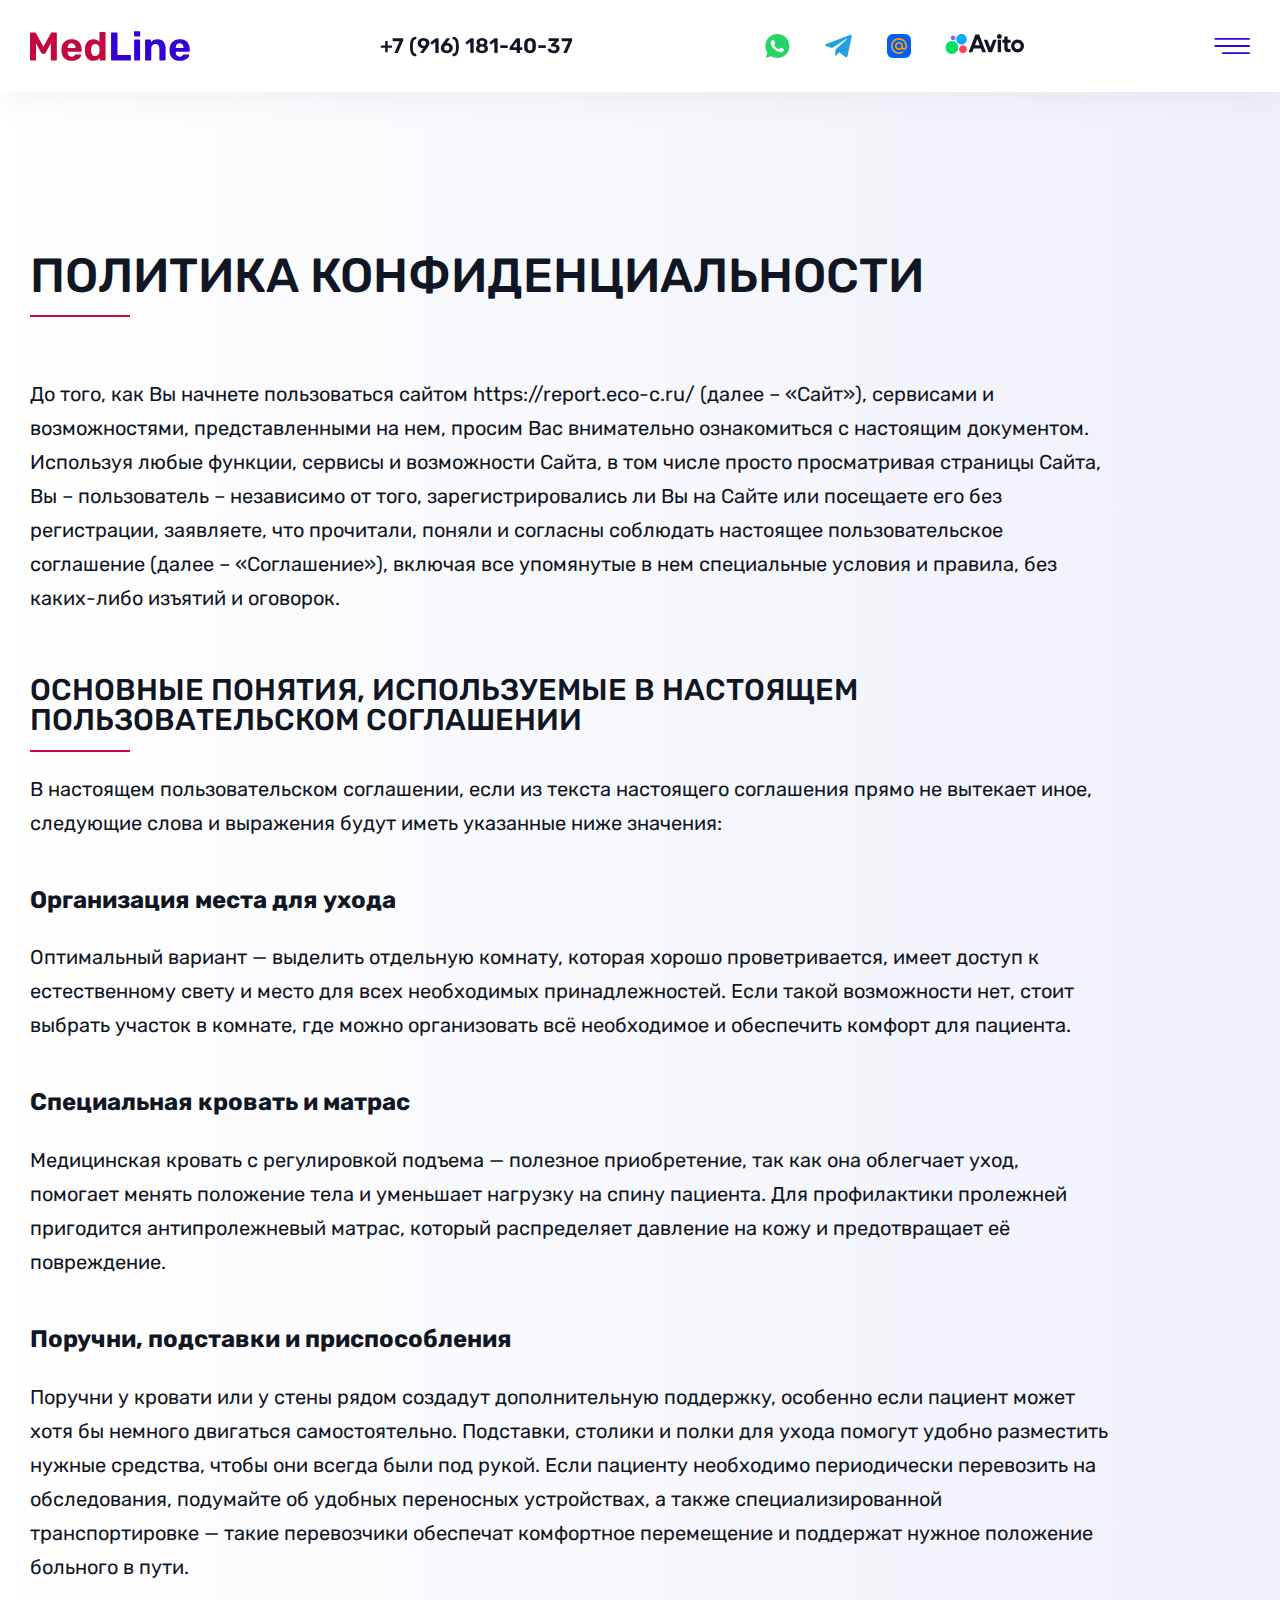
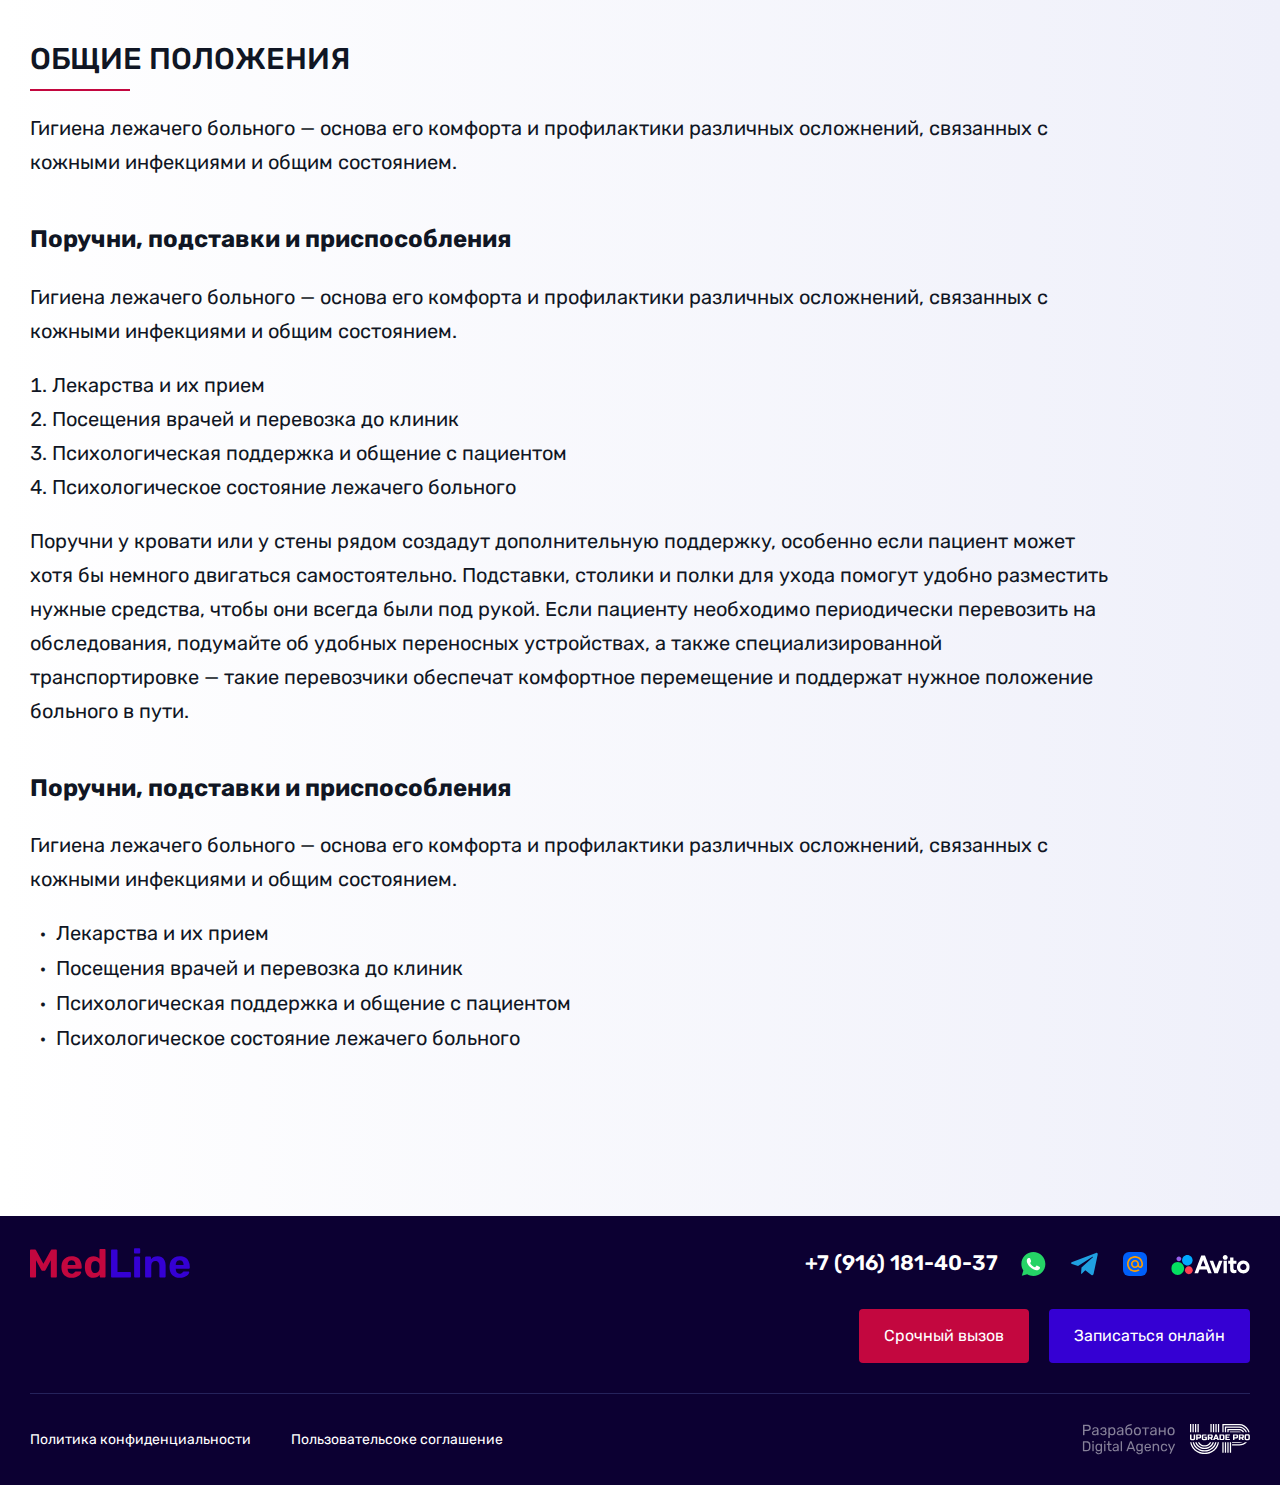
<file: policy2.html>
<!DOCTYPE html>
<html lang="ru">
    <head>
        <meta charset="UTF-8">
        <meta http-equiv="X-UA-Compatible" content="IE=edge">
        <meta http-equiv="Cache-Control" content="no-cache">
        <meta name="viewport" content="user-scalable=no, width=device-width, height=device-height">
        <meta name="description" content="Перевозка лежачих больных">
        <meta name="keywords" content="Перевозка, лежачих, больных">
        <title>Medline</title>
        <meta name="robots" content="index, follow">
        <meta name="HandheldFriendly" content="True">
        <meta name="format-detection" content="telephone=no">
        <meta name="format-detection" content="date=no">
        <meta name="format-detection" content="address=no">
        <meta name="format-detection" content="email=no">
        <meta name="application-name" content="Medline">
        <meta name="color-scheme" content="only light">
        <meta property="og:title" content="Medline">
        <meta property="og:type" content="website">
        <meta property="og:description" content="Перевозка лежачих больных">
        <meta property="og:image" content="images/og.webp">
        <meta property="og:site_name" content="Medline">
        <link rel="icon" href="images/favicon.svg" type="image/svg">
        <link rel="stylesheet" href="https://cdn.jsdelivr.net/npm/swiper@11/swiper-bundle.min.css">
        <link rel="stylesheet" href="css/common.css">
        <link rel="stylesheet" href="css/policy.css">
        <script defer src="https://cdn.jsdelivr.net/npm/swiper@11/swiper-bundle.min.js"></script>
        <script defer src="scripts/main.js"></script>
        <script defer src="scripts/modal.js"></script>
        <script defer src="scripts/phone.js" data-reload></script>
    </head>
    <body>
        <header>
            <div class="container"><a class="logotype" href="index.html#main"><img src="images/logotype.svg"></a><a class="phone" href="tel:+79161814037">+7 (916) 181-40-37</a>
                <menu><a href="index.html#services">Услуги</a><a href="index.html#about">О компании</a><a href="index.html#reviews">Отзывы</a><a href="index.html#contacts">Контакты</a></menu>
                <div class="socials"><a href="https://wa.me/79161814037" target="blank"><img src="images/whatsapp.svg"></a><a href="https://t.me/+79161814037" target="blank"><img src="images/telegram.svg"></a><a href="mailto:ovn91@yandex.ru" target="blank"><img src="images/mail.svg"></a><a href="https://www.avito.ru/mytischi/predlozheniya_uslug/transportirovka_lezhachih_bolnyh_1969695954" target="blank"><img src="images/avito.svg"></a></div>
                <div class="menu" data-modal-target="menu"><svg width="41" height="18" viewBox="0 0 41 18" fill="none" xmlns="http://www.w3.org/2000/svg">
<path d="M1.5 1H40" stroke="#3500D3" stroke-width="2" stroke-linecap="round"/>
<path d="M1.5 9H40" stroke="#3500D3" stroke-width="2" stroke-linecap="round"/>
<path d="M10 17H40" stroke="#3500D3" stroke-width="2" stroke-linecap="round"/>
</svg>

                </div>
            </div>
        </header>
        <main>
            <section class="policy">
                <div class="container">
                    <h1>Политика конфиденциальности</h1>
                    <p>До того, как Вы начнете пользоваться сайтом https://report.eco-c.ru/ (далее – «Сайт»), сервисами и  возможностями, представленными на нем, просим Вас внимательно ознакомиться с настоящим  документом. Используя любые функции, сервисы и возможности Сайта, в том числе просто просматривая  страницы Сайта, Вы – пользователь – независимо от того, зарегистрировались ли Вы на Сайте или  посещаете его без регистрации, заявляете, что прочитали, поняли и согласны соблюдать настоящее  пользовательское соглашение (далее – «Соглашение»), включая все упомянутые в нем специальные  условия и правила, без каких-либо изъятий и оговорок.</p>
                    <h2>Основные понятия, используемые в настоящем пользовательском соглашении</h2>
                    <p>В настоящем пользовательском соглашении, если из текста настоящего соглашения прямо не вытекает  иное, следующие слова и выражения будут иметь указанные ниже значения:</p><strong>Организация места для ухода</strong>
                    <p>Оптимальный вариант — выделить отдельную комнату, которая хорошо проветривается, имеет доступ к естественному свету и место для всех необходимых принадлежностей. Если такой возможности нет, стоит выбрать участок в комнате, где можно организовать всё необходимое и обеспечить комфорт для пациента.</p><strong>Специальная кровать и матрас</strong>
                    <p>Медицинская кровать с регулировкой подъема — полезное приобретение, так как она облегчает уход, помогает менять положение тела и уменьшает нагрузку на спину пациента. Для профилактики пролежней пригодится антипролежневый матрас, который распределяет давление на кожу и предотвращает её повреждение.</p><strong>Поручни, подставки и приспособления</strong>
                    <p>Поручни у кровати или у стены рядом создадут дополнительную поддержку, особенно если пациент может хотя бы немного двигаться самостоятельно. Подставки, столики и полки для ухода помогут удобно разместить нужные средства, чтобы они всегда были под рукой. Если пациенту необходимо периодически перевозить на обследования, подумайте об удобных переносных устройствах, а также специализированной транспортировке — такие перевозчики обеспечат комфортное перемещение и поддержат нужное положение больного в пути.</p>
                    <h2>Общие положения</h2>
                    <p>Гигиена лежачего больного — основа его комфорта и профилактики различных осложнений, связанных с кожными инфекциями и общим состоянием.</p><strong>Поручни, подставки и приспособления</strong>
                    <p>Гигиена лежачего больного — основа его комфорта и профилактики различных осложнений, связанных с кожными инфекциями и общим состоянием.</p>
                    <ol>
                        <li>Лекарства и их прием</li>
                        <li>Посещения врачей и перевозка до клиник</li>
                        <li>Психологическая поддержка и общение с пациентом</li>
                        <li>Психологическое состояние лежачего больного</li>
                    </ol>
                    <p>Поручни у кровати или у стены рядом создадут дополнительную поддержку, особенно если пациент может хотя бы немного двигаться самостоятельно. Подставки, столики и полки для ухода помогут удобно разместить нужные средства, чтобы они всегда были под рукой. Если пациенту необходимо периодически перевозить на обследования, подумайте об удобных переносных устройствах, а также специализированной транспортировке — такие перевозчики обеспечат комфортное перемещение и поддержат нужное положение больного в пути.</p><strong>Поручни, подставки и приспособления</strong>
                    <p>Гигиена лежачего больного — основа его комфорта и профилактики различных осложнений, связанных с кожными инфекциями и общим состоянием.</p>
                    <ul>
                        <li>Лекарства и их прием</li>
                        <li>Посещения врачей и перевозка до клиник</li>
                        <li>Психологическая поддержка и общение с пациентом</li>
                        <li>Психологическое состояние лежачего больного</li>
                    </ul>
                </div>
            </section>
        </main>
        <footer>
            <div class="container">
                <div class="top"><a class="logotype" href="index.html#main"><img src="images/logotype.svg" alt=""></a>
                    <div class="contacts"><a class="phone" href="tel:+79161814037">+7 (916) 181-40-37</a>
                        <div class="socials"><a href="https://wa.me/79161814037" target="blank"><img src="images/whatsapp.svg"></a><a href="https://t.me/+79161814037" target="blank"><img src="images/telegram.svg"></a><a href="mailto:ovn91@yandex.ru" target="blank"><img src="images/mail.svg"></a><a href="https://www.avito.ru/mytischi/predlozheniya_uslug/transportirovka_lezhachih_bolnyh_1969695954" target="blank"><img src="images/avito_light.svg"></a></div>
                    </div>
                    <div class="buttons"><a class="button red" href="tel:79161814037">Срочный вызов</a>
                        <button class="blue" data-modal-target="proposal">Записаться онлайн</button>
                    </div>
                </div>
                <div class="bottom">
                    <div class="links"><a href="policy2.html" target="blank">Политика конфиденциальности</a><a href="policy.html" target="blank">Пользовательсоке соглашение</a></div><a class="develop" href="https://upgrad.pro/" target="blank"><img src="images/upgrade.svg" alt=""></a>
                </div>
            </div>
        </footer>
    </body>
</html>
</file>
<file: css/common.css>
@import url("https://fonts.googleapis.com/css2?family=Rubik:ital,wght@0,300..900;1,300..900&display=swap");
* {
  margin: unset;
  padding: unset;
  outline: unset;
  border: unset;
  list-style-type: none;
  text-decoration: none;
  -webkit-box-sizing: border-box;
          box-sizing: border-box;
  -webkit-box-shadow: unset;
          box-shadow: unset;
  font-variant-numeric: lining-nums;
  -webkit-appearance: none;
     -moz-appearance: none;
          appearance: none;
}

html, body {
  font-family: Arial, Helvetica, sans-serif;
  scroll-behavior: smooth;
}

input,
textarea,
select,
button {
  display: block;
  font-family: inherit;
  font-size: inherit;
  line-height: inherit;
  color: inherit;
  background-color: transparent;
}
input::-webkit-input-placeholder, textarea::-webkit-input-placeholder, select::-webkit-input-placeholder, button::-webkit-input-placeholder {
  color: inherit;
}
input::-moz-placeholder, textarea::-moz-placeholder, select::-moz-placeholder, button::-moz-placeholder {
  color: inherit;
}
input:-ms-input-placeholder, textarea:-ms-input-placeholder, select:-ms-input-placeholder, button:-ms-input-placeholder {
  color: inherit;
}
input::-ms-input-placeholder, textarea::-ms-input-placeholder, select::-ms-input-placeholder, button::-ms-input-placeholder {
  color: inherit;
}
input::placeholder,
textarea::placeholder,
select::placeholder,
button::placeholder {
  color: inherit;
}
input option,
textarea option,
select option,
button option {
  background-color: inherit;
}

input, textarea, label {
  font-size: inherit;
  line-height: inherit;
  font-weight: inherit;
  color: inherit;
  resize: none;
}
input::-webkit-input-placeholder, textarea::-webkit-input-placeholder, label::-webkit-input-placeholder {
  font-size: inherit;
  line-height: inherit;
  font-weight: inherit;
  color: inherit;
}
input::-moz-placeholder, textarea::-moz-placeholder, label::-moz-placeholder {
  font-size: inherit;
  line-height: inherit;
  font-weight: inherit;
  color: inherit;
}
input:-ms-input-placeholder, textarea:-ms-input-placeholder, label:-ms-input-placeholder {
  font-size: inherit;
  line-height: inherit;
  font-weight: inherit;
  color: inherit;
}
input::-ms-input-placeholder, textarea::-ms-input-placeholder, label::-ms-input-placeholder {
  font-size: inherit;
  line-height: inherit;
  font-weight: inherit;
  color: inherit;
}
input::placeholder, textarea::placeholder, label::placeholder {
  font-size: inherit;
  line-height: inherit;
  font-weight: inherit;
  color: inherit;
}

a {
  cursor: pointer;
  color: inherit;
}

img {
  vertical-align: middle;
  font-style: italic;
}

:root {
  --gap: 30px;
  --full: minmax(var(--gap), 1fr);
  --content: min(1440px, 100% - var(--gap) * 2);
  --breakout: minmax(0, 190px);
}
@media (max-width: 480px) {
  :root {
    --gap: 20px;
  }
}

a, p, span, strong, small {
  line-height: 1.5em;
}

html, body {
  font-family: "Rubik", serif;
  font-size: 16px;
  line-height: 1.5em;
  -webkit-text-size-adjust: 100%;
     -moz-text-size-adjust: 100%;
      -ms-text-size-adjust: 100%;
          text-size-adjust: 100%;
  scroll-behavior: smooth;
  -webkit-appearance: none;
     -moz-appearance: none;
          appearance: none;
  overflow-x: clip;
  background: -webkit-gradient(linear, left top, right top, from(#fff), to(#eff0fa));
  background: linear-gradient(90deg, #fff 0%, #eff0fa 100%);
  color: #101624;
}

body {
  display: grid;
  min-height: 100vh;
  grid-template-rows: -webkit-max-content 1fr -webkit-max-content;
  grid-template-rows: max-content 1fr max-content;
}

section, header, footer {
  width: 100%;
  position: relative;
  display: grid;
  grid-template-columns: [full-start] var(--full) [breakout-start] var(--breakout) [content-start] var(--content) [content-end] var(--breakout) [breakout-end] var(--full) [full-end];
}
section > *, header > *, footer > * {
  grid-column: content;
}
section .full, header .full, footer .full {
  grid-column: full;
}
section .breakout, header .breakout, footer .breakout {
  grid-column: breakout;
}
section[id], header[id], footer[id] {
  scroll-margin-top: 92px;
}
@media (max-width: 960px) {
  section[id], header[id], footer[id] {
    scroll-margin-top: 90px;
  }
}
@media (max-width: 640px) {
  section[id], header[id], footer[id] {
    scroll-margin-top: 87px;
  }
}

h1, h2 {
  display: grid;
  grid-gap: 15px;
  font-weight: 500;
  font-size: 72px;
  line-height: 100%;
  text-transform: uppercase;
  color: #101624;
}
@media (max-width: 1280px) {
  h1, h2 {
    font-size: 48px;
  }
}
@media (max-width: 960px) {
  h1, h2 {
    font-size: 36px;
  }
}
h1::after, h2::after {
  content: "";
  display: block;
  width: 100px;
  height: 2px;
  background: #C3073F;
}

button, a.button {
  cursor: pointer;
  border-radius: 4px;
  padding: 15px 25px;
  font-size: 16px;
  color: white;
  -webkit-transition: -webkit-filter 0.3s;
  transition: -webkit-filter 0.3s;
  transition: filter 0.3s;
  transition: filter 0.3s, -webkit-filter 0.3s;
}
@media (max-width: 480px) {
  button, a.button {
    font-size: 14px;
    padding: 12px 20px;
  }
}
button.red, a.button.red {
  background: #C3073F;
}
button.blue, a.button.blue {
  background: #3500D3;
}
button:hover, a.button:hover {
  -webkit-filter: brightness(125%);
          filter: brightness(125%);
}

label.text {
  position: relative;
  width: 100%;
}
label.text input {
  padding-top: 25px;
  padding-bottom: 20px;
  border-bottom: 1px solid #101624;
  line-height: 1em;
  width: 100%;
}
label.text input[required] + span::after {
  content: " *";
  color: #c3073f;
}
label.text input::-webkit-input-placeholder {
  opacity: 0;
}
label.text input::-moz-placeholder {
  opacity: 0;
}
label.text input:-ms-input-placeholder {
  opacity: 0;
}
label.text input::-ms-input-placeholder {
  opacity: 0;
}
label.text input::placeholder {
  opacity: 0;
}
label.text input:not(:-moz-placeholder-shown) + span {
  top: 0px;
  font-size: 12px;
  line-height: 12px;
}
label.text input:not(:-ms-input-placeholder) + span {
  top: 0px;
  font-size: 12px;
  line-height: 12px;
}
label.text input:not(:placeholder-shown) + span, label.text input:focus + span {
  top: 0px;
  font-size: 12px;
  line-height: 12px;
}
label.text span {
  position: absolute;
  top: 25px;
  left: 0;
  color: rgba(16, 22, 36, 0.6);
  line-height: 1em;
  pointer-events: none;
  -webkit-transition: all 0.3s;
  transition: all 0.3s;
}

fieldset.select {
  height: -webkit-max-content;
  height: -moz-max-content;
  height: max-content;
  position: relative;
  z-index: 9;
}
fieldset.select:hover {
  z-index: 10;
}
fieldset.select div.select_current {
  position: relative;
  display: grid;
  grid-template-columns: 1fr -webkit-max-content;
  grid-template-columns: 1fr max-content;
  grid-gap: 20px;
  -webkit-box-align: center;
      -ms-flex-align: center;
          align-items: center;
  cursor: pointer;
  outline: none;
  border-bottom: 1px solid #101624;
}
fieldset.select div.select_current input {
  display: none;
}
fieldset.select div.select_current input:checked + span {
  display: block;
}
fieldset.select div.select_current span {
  display: none;
  width: 100%;
  padding-top: 20px;
  padding-bottom: 20px;
}
fieldset.select div.select_current:focus {
  pointer-events: none;
}
fieldset.select div.select_current:focus div.arrow {
  -webkit-transform: rotate(180deg);
      -ms-transform: rotate(180deg);
          transform: rotate(180deg);
}
fieldset.select div.select_current:focus + div.select_list {
  opacity: 1;
  -webkit-animation-name: none;
          animation-name: none;
}
fieldset.select div.select_current div.arrow {
  display: grid;
  -webkit-box-align: center;
      -ms-flex-align: center;
          align-items: center;
  justify-items: center;
  -webkit-transition: all 0.2s;
  transition: all 0.2s;
}
fieldset.select div.select_list {
  display: block;
  position: absolute;
  top: 100%;
  left: 0;
  width: 100%;
  height: -webkit-max-content;
  height: -moz-max-content;
  height: max-content;
  opacity: 0;
  background: white;
  padding: 10px;
  -webkit-animation-name: hideList;
          animation-name: hideList;
  -webkit-animation-duration: 0.5s;
          animation-duration: 0.5s;
  -webkit-animation-delay: 0.5s;
          animation-delay: 0.5s;
  -webkit-animation-fill-mode: forwards;
          animation-fill-mode: forwards;
  -webkit-animation-timing-function: step-start;
          animation-timing-function: step-start;
  overflow-y: auto;
}
fieldset.select div.select_list label {
  cursor: pointer;
  display: block;
  padding: 20px 10px;
  white-space: nowrap;
}
fieldset.select div.select_list label:hover, fieldset.select div.select_list label:focus {
  color: #C3073F;
}
fieldset.select div.select_list label:not(:last-child) {
  border-bottom: 1px solid #D9D9DC;
}
@-webkit-keyframes hideList {
  from {
    -webkit-transform: scaleY(1);
            transform: scaleY(1);
  }
  to {
    -webkit-transform: scaleY(0);
            transform: scaleY(0);
  }
}
@keyframes hideList {
  from {
    -webkit-transform: scaleY(1);
            transform: scaleY(1);
  }
  to {
    -webkit-transform: scaleY(0);
            transform: scaleY(0);
  }
}

fieldset.radio input {
  display: none;
}
fieldset.radio input:checked + label {
  color: #101624;
}
fieldset.radio input:checked + label::after {
  content: "";
  position: absolute;
  top: 6px;
  left: 6px;
  display: block;
  width: 10px;
  height: 10px;
  background: #3500D3;
  border-radius: 50%;
}
fieldset.radio label {
  cursor: pointer;
  position: relative;
  display: grid;
  grid-template-columns: -webkit-max-content 1fr;
  grid-template-columns: max-content 1fr;
  grid-gap: 10px;
  color: rgba(16, 22, 36, 0.7);
}
fieldset.radio label::before {
  content: "";
  display: block;
  width: 20px;
  height: 20px;
  border: 1px solid #7986A9;
  border-radius: 50%;
}

fieldset.condition_radio {
  display: grid;
  grid-template-columns: repeat(3, 1fr);
  grid-gap: 20px;
}
@media (max-width: 960px) {
  fieldset.condition_radio {
    grid-template-columns: 1fr;
  }
}
fieldset.condition_radio label {
  cursor: pointer;
  position: relative;
  display: block;
  border: 1px solid rgba(47, 56, 80, 0.2);
  border-radius: 4px;
  padding: 30px;
  padding-left: 70px;
}
fieldset.condition_radio label:has(input:checked) {
  background: #3500D3;
  color: white;
}
fieldset.condition_radio label:has(input:checked)::after {
  content: "";
  position: absolute;
  top: 36px;
  left: 36px;
  display: block;
  width: 10px;
  height: 10px;
  background: #3500D3;
  border-radius: 50%;
}
fieldset.condition_radio label::before {
  content: "";
  position: absolute;
  top: 30px;
  left: 30px;
  display: block;
  width: 20px;
  height: 20px;
  border: 1px solid #7986A9;
  border-radius: 50%;
  background: white;
}
fieldset.condition_radio div.text {
  display: grid;
  grid-gap: 10px;
}
fieldset.condition_radio div.text strong {
  font-weight: 400;
  font-size: 18px;
}
fieldset.condition_radio div.text span {
  font-size: 15px;
  opacity: 0.7;
}

textarea {
  background: white;
  border: 1px solid rgba(16, 22, 36, 0.3);
  border-radius: 4px;
  padding: 20px;
  height: 120px;
}
textarea::-webkit-input-placeholder {
  color: rgba(16, 22, 36, 0.6);
}
textarea::-moz-placeholder {
  color: rgba(16, 22, 36, 0.6);
}
textarea:-ms-input-placeholder {
  color: rgba(16, 22, 36, 0.6);
}
textarea::-ms-input-placeholder {
  color: rgba(16, 22, 36, 0.6);
}
textarea::placeholder {
  color: rgba(16, 22, 36, 0.6);
}

div.date {
  position: relative;
}
div.date input[type=date] {
  position: relative;
  padding-top: 25px;
  padding-bottom: 20px;
  border-bottom: 1px solid #101624;
  line-height: 1em;
  width: 100%;
}
div.date input[type=date]::-webkit-calendar-picker-indicator {
  cursor: pointer;
  color: transparent;
  position: absolute;
  top: 0;
  left: 0;
  width: 100%;
  height: 100%;
  background: none;
  z-index: 1;
}
div.date input[type=date]:invalid::-webkit-datetime-edit {
  color: rgba(16, 22, 36, 0.6);
}
div.date img {
  position: absolute;
  right: 0;
  top: 50%;
  -webkit-transform: translateY(-50%);
      -ms-transform: translateY(-50%);
          transform: translateY(-50%);
  pointer-events: none;
}

html:has(dialog[open]) {
  overflow-y: hidden;
  margin-right: var(--scrollbar-width);
}

dialog {
  display: grid;
  -webkit-box-align: center;
      -ms-flex-align: center;
          align-items: center;
  justify-items: center;
  width: 100%;
  height: 100%;
  max-width: unset;
  max-height: unset;
  background: transparent;
  opacity: 0;
  -webkit-animation-name: dialog;
          animation-name: dialog;
  -webkit-animation-delay: 0.3s;
          animation-delay: 0.3s;
  -webkit-animation-duration: 0.3s;
          animation-duration: 0.3s;
  -webkit-animation-fill-mode: forwards;
          animation-fill-mode: forwards;
}
dialog::-ms-backdrop {
  position: fixed;
  inset: 0px;
  background: #3500D3;
  animation-name: dialog;
  animation-duration: 0.3s;
  animation-fill-mode: forwards;
}
dialog::backdrop {
  position: fixed;
  inset: 0px;
  background: #3500D3;
  -webkit-animation-name: dialog;
          animation-name: dialog;
  -webkit-animation-duration: 0.3s;
          animation-duration: 0.3s;
  -webkit-animation-fill-mode: forwards;
          animation-fill-mode: forwards;
}
dialog::-webkit-scrollbar {
  width: 0;
  height: 0;
}

@-webkit-keyframes dialog {
  0% {
    opacity: 0;
  }
  100% {
    opacity: 1;
  }
}

@keyframes dialog {
  0% {
    opacity: 0;
  }
  100% {
    opacity: 1;
  }
}
dialog[data-modal-name=proposal] div.container {
  position: relative;
  background: white;
  padding: 80px 60px;
  display: grid;
  grid-gap: 60px;
  max-width: 720px;
}
@media (max-width: 960px) {
  dialog[data-modal-name=proposal] div.container {
    padding: 60px 30px;
    grid-gap: 20px;
  }
}
dialog[data-modal-name=proposal] img.cross {
  position: absolute;
  top: 30px;
  right: 30px;
  cursor: pointer;
  -webkit-transition: all 0.3s;
  transition: all 0.3s;
}
dialog[data-modal-name=proposal] img.cross:hover {
  -webkit-transform: rotate(180deg);
      -ms-transform: rotate(180deg);
          transform: rotate(180deg);
}
dialog[data-modal-name=proposal] h2 {
  font-size: 48px;
}
@media (max-width: 960px) {
  dialog[data-modal-name=proposal] h2 {
    font-size: 30px;
  }
}
dialog[data-modal-name=proposal] form {
  display: grid;
  grid-gap: 40px;
}
@media (max-width: 960px) {
  dialog[data-modal-name=proposal] form {
    grid-gap: 20px;
  }
}
dialog[data-modal-name=proposal] div.row {
  display: grid;
  grid-template-columns: repeat(2, 1fr);
  grid-gap: 20px;
}
@media (max-width: 960px) {
  dialog[data-modal-name=proposal] div.row {
    grid-template-columns: 1fr;
  }
}
dialog[data-modal-name=proposal] div.adress {
  display: grid;
  grid-template-columns: 1fr 80px;
  grid-gap: 20px;
}
dialog[data-modal-name=proposal] div.submit {
  display: grid;
  justify-self: end;
  grid-template-columns: 1fr -webkit-max-content;
  grid-template-columns: 1fr max-content;
  -webkit-box-align: center;
      -ms-flex-align: center;
          align-items: center;
  grid-gap: 40px;
  text-align: right;
  max-width: 1080px;
}
@media (max-width: 640px) {
  dialog[data-modal-name=proposal] div.submit {
    grid-template-columns: 1fr;
    text-align: left;
  }
}
dialog[data-modal-name=proposal] div.submit span {
  font-size: 12px;
  color: rgba(16, 22, 36, 0.7);
}
@media (max-width: 960px) {
  dialog[data-modal-name=proposal] div.submit span {
    font-size: 12px;
  }
}
dialog[data-modal-name=proposal] div.submit a {
  color: #3500D3;
  text-decoration: underline;
}
dialog[data-modal-name=proposal] div.submit a:hover {
  text-decoration: none;
}

dialog[data-modal-name=success] div.container {
  position: relative;
  background: white;
  padding: 80px 60px;
  display: grid;
  justify-items: center;
  grid-gap: 40px;
  max-width: 720px;
  width: 100%;
  text-align: center;
}
@media (max-width: 960px) {
  dialog[data-modal-name=success] div.container {
    padding: 60px 30px;
    grid-gap: 20px;
  }
}
dialog[data-modal-name=success] img.cross {
  position: absolute;
  top: 30px;
  right: 30px;
  cursor: pointer;
  -webkit-transition: all 0.3s;
  transition: all 0.3s;
}
dialog[data-modal-name=success] img.cross:hover {
  -webkit-transform: rotate(180deg);
      -ms-transform: rotate(180deg);
          transform: rotate(180deg);
}
dialog[data-modal-name=success] h2 {
  justify-items: center;
  font-size: 48px;
}
@media (max-width: 960px) {
  dialog[data-modal-name=success] h2 {
    font-size: 30px;
  }
}
dialog[data-modal-name=success] span {
  font-size: 20px;
}
@media (max-width: 960px) {
  dialog[data-modal-name=success] span {
    font-size: 16px;
  }
}

dialog[data-modal-name=menu] {
  justify-items: end;
  -webkit-box-align: start;
      -ms-flex-align: start;
          align-items: start;
}
dialog[data-modal-name=menu]::-ms-backdrop {
  background: rgba(0, 0, 0, 0.7);
}
dialog[data-modal-name=menu]::backdrop {
  background: rgba(0, 0, 0, 0.7);
}
dialog[data-modal-name=menu] div.container {
  position: relative;
  background: white;
  padding: 80px 60px;
  display: grid;
  -ms-flex-line-pack: center;
      align-content: center;
  grid-gap: 100px;
  max-width: 420px;
  width: 100%;
  height: 100vh;
}
@media (max-width: 960px) {
  dialog[data-modal-name=menu] div.container {
    padding: 60px 30px;
  }
}
dialog[data-modal-name=menu] img.cross {
  position: absolute;
  top: 35px;
  right: calc(var(--gap) + var(--scrollbar-width));
  cursor: pointer;
  -webkit-transition: all 0.3s;
  transition: all 0.3s;
}
dialog[data-modal-name=menu] img.cross:hover {
  -webkit-transform: rotate(180deg);
      -ms-transform: rotate(180deg);
          transform: rotate(180deg);
}
dialog[data-modal-name=menu] menu {
  display: grid;
  grid-gap: 40px;
  text-align: center;
}
dialog[data-modal-name=menu] menu a {
  font-weight: 500;
  font-size: 30px;
  line-height: 100%;
}
dialog[data-modal-name=menu] div.socials {
  display: grid;
  justify-items: center;
  grid-gap: 40px;
}
dialog[data-modal-name=menu] div.socials div.list {
  display: grid;
  grid-auto-flow: column;
  grid-auto-columns: -webkit-max-content;
  grid-auto-columns: max-content;
  grid-gap: 30px;
}

footer {
  background: #0C0032;
  color: white;
}
footer div.top {
  display: grid;
  grid-template-columns: repeat(3, -webkit-max-content);
  grid-template-columns: repeat(3, max-content);
  -webkit-box-pack: justify;
      -ms-flex-pack: justify;
          justify-content: space-between;
  -webkit-box-align: center;
      -ms-flex-align: center;
          align-items: center;
  grid-gap: 30px;
  padding-top: 30px;
  padding-bottom: 30px;
}
@media (max-width: 1280px) {
  footer div.top {
    grid-template-columns: 1fr -webkit-max-content;
    grid-template-columns: 1fr max-content;
  }
}
@media (max-width: 960px) {
  footer div.top {
    grid-template-columns: 1fr;
  }
}
footer div.top a.logotype img {
  width: 160px;
}
@media (max-width: 960px) {
  footer div.top a.logotype img {
    width: 100px;
  }
}
footer div.top div.contacts {
  display: grid;
  grid-auto-flow: column;
  grid-auto-columns: -webkit-max-content;
  grid-auto-columns: max-content;
  -webkit-box-align: center;
      -ms-flex-align: center;
          align-items: center;
  grid-gap: 20px;
  font-size: 21px;
  font-weight: 600;
}
@media (max-width: 960px) {
  footer div.top div.contacts {
    font-size: 18px;
    grid-auto-flow: row;
  }
}
footer div.top div.socials {
  display: grid;
  grid-auto-flow: column;
  grid-auto-columns: -webkit-max-content;
  grid-auto-columns: max-content;
  -webkit-box-align: center;
      -ms-flex-align: center;
          align-items: center;
  grid-gap: 20px;
}
footer div.top div.buttons {
  display: grid;
  grid-auto-flow: column;
  grid-auto-columns: -webkit-max-content;
  grid-auto-columns: max-content;
  grid-gap: 20px;
}
@media (max-width: 1280px) {
  footer div.top div.buttons {
    grid-column: 2 span;
    -webkit-box-pack: end;
        -ms-flex-pack: end;
            justify-content: end;
  }
}
@media (max-width: 960px) {
  footer div.top div.buttons {
    grid-column: 1 span;
    -webkit-box-pack: start;
        -ms-flex-pack: start;
            justify-content: start;
  }
}
footer div.bottom {
  display: grid;
  grid-template-columns: 1fr -webkit-max-content;
  grid-template-columns: 1fr max-content;
  -webkit-box-align: center;
      -ms-flex-align: center;
          align-items: center;
  -webkit-box-pack: justify;
      -ms-flex-pack: justify;
          justify-content: space-between;
  grid-gap: 30px;
  padding-top: 30px;
  padding-bottom: 30px;
  border-top: 1px solid rgba(140, 172, 255, 0.2);
}
@media (max-width: 640px) {
  footer div.bottom {
    grid-template-columns: 1fr;
  }
}
footer div.bottom div.links {
  display: grid;
  grid-auto-flow: column;
  grid-auto-columns: -webkit-max-content;
  grid-auto-columns: max-content;
  -webkit-box-align: center;
      -ms-flex-align: center;
          align-items: center;
  grid-gap: 40px;
  font-size: 14px;
}
@media (max-width: 960px) {
  footer div.bottom div.links {
    grid-auto-flow: row;
    grid-gap: 10px;
  }
}

header {
  position: sticky;
  top: 0;
  padding-top: 30px;
  padding-bottom: 30px;
  background: white;
  -webkit-box-shadow: 0 10px 30px 0 rgba(55, 62, 75, 0.05);
          box-shadow: 0 10px 30px 0 rgba(55, 62, 75, 0.05);
  -webkit-transition: all 0.3s;
  transition: all 0.3s;
  z-index: 999;
}
header div.container {
  display: grid;
  grid-auto-flow: column;
  grid-auto-columns: -webkit-max-content;
  grid-auto-columns: max-content;
  -webkit-box-align: center;
      -ms-flex-align: center;
          align-items: center;
  -webkit-box-pack: justify;
      -ms-flex-pack: justify;
          justify-content: space-between;
  grid-gap: 15px;
}
header a.logotype {
  line-height: 0;
}
header a.logotype img {
  width: 160px;
}
@media (max-width: 960px) {
  header a.logotype img {
    width: 100px;
  }
}
header a.phone {
  font-weight: 600;
  font-size: 21px;
}
@media (max-width: 960px) {
  header a.phone {
    font-size: 18px;
  }
}
@media (max-width: 480px) {
  header a.phone {
    font-size: 16px;
  }
}
header menu {
  display: grid;
  grid-auto-flow: column;
  grid-auto-columns: -webkit-max-content;
  grid-auto-columns: max-content;
  grid-gap: 30px;
}
@media (max-width: 1280px) {
  header menu {
    display: none;
  }
}
header menu a {
  font-weight: 500;
  font-size: 18px;
}
header menu a:hover {
  color: #3500D3;
}
header div.socials {
  display: grid;
  grid-auto-flow: column;
  grid-auto-columns: -webkit-max-content;
  grid-auto-columns: max-content;
  grid-gap: 30px;
}
@media (max-width: 960px) {
  header div.socials {
    grid-gap: 10px;
  }
}
@media (max-width: 640px) {
  header div.socials {
    display: none;
  }
}
header div.menu {
  cursor: pointer;
  display: none;
  width: 36px;
}
header div.menu svg {
  width: 100%;
}
@media (max-width: 1280px) {
  header div.menu {
    display: grid;
    -webkit-box-align: center;
        -ms-flex-align: center;
            align-items: center;
  }
}
header.transparent {
  background: rgba(255, 255, 255, 0);
  -webkit-box-shadow: 0 10px 30px 0 rgba(55, 62, 75, 0);
          box-shadow: 0 10px 30px 0 rgba(55, 62, 75, 0);
}/*# sourceMappingURL=common.css.map */
</file>
<file: css/index.css>
@charset "UTF-8";
section.main {
  position: relative;
  padding-top: 160px;
  padding-bottom: 160px;
}
@media (max-width: 960px) {
  section.main {
    padding-top: 80px;
    padding-bottom: 80px;
  }
}
section.main div.container {
  display: grid;
  grid-template-columns: repeat(2, 1fr);
  grid-gap: 60px;
  z-index: 2;
}
@media (max-width: 960px) {
  section.main div.container {
    grid-template-columns: 1fr;
    justify-items: center;
  }
}
@media (max-width: 960px) {
  section.main div.text {
    text-align: center;
    max-width: 480px;
  }
}
@media (max-width: 960px) {
  section.main div.text h1 {
    justify-items: center;
  }
}
section.main div.text span {
  display: block;
  font-weight: 600;
  font-size: 24px;
  line-height: 150%;
  margin-top: 40px;
  margin-bottom: 60px;
}
@media (max-width: 1280px) {
  section.main div.text span {
    font-size: 21px;
  }
}
@media (max-width: 960px) {
  section.main div.text span {
    font-size: 18px;
    margin-top: 30px;
    margin-bottom: 40px;
  }
}
section.main div.text div.buttons {
  display: grid;
  grid-auto-flow: column;
  grid-auto-columns: -webkit-max-content;
  grid-auto-columns: max-content;
  grid-gap: 20px;
}
@media (max-width: 960px) {
  section.main div.text div.buttons {
    -webkit-box-pack: center;
        -ms-flex-pack: center;
            justify-content: center;
    grid-gap: 10px;
  }
}
section.main div.image {
  position: relative;
}
@media (max-width: 960px) {
  section.main div.image {
    width: 100%;
    aspect-ratio: 21/9;
  }
}
@media (max-width: 640px) {
  section.main div.image {
    aspect-ratio: 16/9;
  }
}
section.main div.image img {
  position: absolute;
  top: 50%;
  left: 0;
  width: 140%;
  max-height: calc(100% + 160px);
  -webkit-transform: translateY(-50%);
      -ms-transform: translateY(-50%);
          transform: translateY(-50%);
  -o-object-fit: contain;
     object-fit: contain;
  -o-object-position: left center;
     object-position: left center;
}
@media (max-width: 960px) {
  section.main div.image img {
    max-height: unset;
    width: 100%;
    height: 100%;
    position: relative;
    -o-object-position: center center;
       object-position: center center;
  }
}

div.background {
  grid-column: full;
  position: absolute;
  top: -100px;
  left: 0;
  width: 100%;
  height: calc(100% + 200px);
  z-index: 1;
}
div.background img {
  width: 100%;
  height: 100%;
  -o-object-fit: cover;
     object-fit: cover;
  -o-object-position: center center;
     object-position: center center;
  -webkit-mask-image: -webkit-gradient(linear, left bottom, left top, from(rgba(0, 0, 0, 0)), to(rgb(0, 0, 0)));
  -webkit-mask-image: linear-gradient(to top, rgba(0, 0, 0, 0), rgb(0, 0, 0));
          mask-image: -webkit-gradient(linear, left bottom, left top, from(rgba(0, 0, 0, 0)), to(rgb(0, 0, 0)));
          mask-image: linear-gradient(to top, rgba(0, 0, 0, 0), rgb(0, 0, 0));
  -webkit-filter: grayscale(1);
          filter: grayscale(1);
  opacity: 0.2;
}

section.discount img {
  max-width: 100%;
}

section.services {
  padding-top: 120px;
  padding-bottom: 120px;
}
@media (max-width: 960px) {
  section.services {
    padding-top: 80px;
    padding-bottom: 80px;
  }
}
section.services div.container {
  display: grid;
  grid-gap: 60px;
}
@media (max-width: 960px) {
  section.services div.container {
    grid-gap: 40px;
  }
}
section.services div.container div.list {
  display: grid;
  grid-template-columns: repeat(4, 1fr);
  grid-gap: 20px;
}
@media (max-width: 1280px) {
  section.services div.container div.list {
    grid-template-columns: repeat(3, 1fr);
  }
}
@media (max-width: 960px) {
  section.services div.container div.list {
    grid-template-columns: repeat(2, 1fr);
  }
}
@media (max-width: 640px) {
  section.services div.container div.list {
    grid-template-columns: 1fr;
  }
}
section.services div.container div.list div.service {
  position: relative;
  width: 100%;
  aspect-ratio: 1/1;
  border-radius: 4px;
  overflow: hidden;
}
@media (max-width: 640px) {
  section.services div.container div.list div.service {
    height: 240px !important;
    aspect-ratio: unset !important;
  }
}
section.services div.container div.list div.service div.frontside span {
  position: absolute;
  bottom: 0;
  left: 0;
  width: 100%;
  padding: 60px 20px 20px 20px;
  background: -webkit-gradient(linear, left bottom, left top, from(#101624), to(rgba(16, 22, 36, 0)));
  background: linear-gradient(0deg, #101624 0%, rgba(16, 22, 36, 0) 100%);
  font-weight: 600;
  font-size: 21px;
  color: white;
  z-index: 9;
}
@media (max-width: 960px) {
  section.services div.container div.list div.service div.frontside span {
    font-size: 18px;
  }
}
section.services div.container div.list div.service div.frontside img {
  position: absolute;
  top: 0;
  left: 0;
  width: 100%;
  height: 100%;
  -o-object-fit: cover;
     object-fit: cover;
  -o-object-position: center center;
     object-position: center center;
  z-index: 8;
}
section.services div.container div.list div.service div.backside {
  position: absolute;
  top: 0;
  left: 0;
  width: 100%;
  height: 100%;
  display: grid;
  justify-items: center;
  -ms-flex-line-pack: end;
      align-content: end;
  background: #3500D3;
  grid-gap: 20px;
  padding: 30px;
  opacity: 0;
  pointer-events: none;
  z-index: 10;
  -webkit-transition: opacity 0.3s;
  transition: opacity 0.3s;
}
section.services div.container div.list div.service div.backside span.title {
  font-weight: 600;
  font-size: 21px;
  color: white;
  text-align: center;
}
@media (max-width: 960px) {
  section.services div.container div.list div.service div.backside span.title {
    font-size: 18px;
  }
}
section.services div.container div.list div.service div.backside span.price {
  display: grid;
  grid-auto-flow: column;
  grid-auto-columns: -webkit-max-content;
  grid-auto-columns: max-content;
  grid-gap: 10px;
  -webkit-box-align: end;
      -ms-flex-align: end;
          align-items: end;
  font-weight: 700;
  font-size: 36px;
  line-height: 100%;
  letter-spacing: 0.03em;
  text-transform: uppercase;
  color: white;
}
section.services div.container div.list div.service div.backside span.price::before {
  content: "от";
  padding: 0px 0px 4px 0px;
  font-weight: 400;
  font-size: 18px;
  line-height: 100%;
  color: inherit;
}
section.services div.container div.list div.service:hover div.backside {
  pointer-events: auto;
  opacity: 1;
}
section.services div.container div.list div.service:first-child {
  aspect-ratio: unset;
  grid-column: 2 span;
  width: 100%;
  height: 100%;
}
@media (max-width: 960px) {
  section.services div.container div.list div.service:first-child {
    aspect-ratio: 2/1;
  }
}
@media (max-width: 640px) {
  section.services div.container div.list div.service:first-child {
    grid-column: 1 span;
  }
}
@media (max-width: 1280px) {
  section.services div.container div.list div.service:last-child {
    aspect-ratio: unset;
    grid-column: 2 span;
    width: 100%;
    height: 100%;
  }
}
@media (max-width: 960px) {
  section.services div.container div.list div.service:last-child {
    aspect-ratio: 1/1;
    grid-column: 1 span;
  }
}

section.about {
  padding-top: 120px;
  padding-bottom: 120px;
  background: white;
}
@media (max-width: 960px) {
  section.about {
    padding-top: 80px;
    padding-bottom: 80px;
  }
}
section.about div.container {
  display: grid;
  grid-gap: 80px;
}
section.about div.description {
  display: grid;
  grid-template-columns: 5fr 3fr;
  grid-gap: 60px;
}
@media (max-width: 960px) {
  section.about div.description {
    grid-template-columns: 1fr;
  }
}
section.about div.description div.text {
  display: grid;
  grid-gap: 60px;
}
@media (max-width: 960px) {
  section.about div.description div.text {
    grid-gap: 40px;
  }
}
section.about div.description div.text span {
  font-weight: 400;
  font-size: 20px;
  line-height: 150%;
}
@media (max-width: 960px) {
  section.about div.description div.text span {
    font-size: 16px;
  }
}
section.about div.description div.text span b {
  font-weight: 600;
}
section.about div.description div.text div.advantages {
  display: grid;
  grid-template-columns: repeat(2, 1fr);
  grid-gap: 55px;
  counter-reset: advantages;
}
@media (max-width: 640px) {
  section.about div.description div.text div.advantages {
    grid-template-columns: 1fr;
    grid-gap: 30px;
  }
}
section.about div.description div.text div.advantages div.advantage {
  counter-increment: advantages;
  display: grid;
  -webkit-box-align: end;
      -ms-flex-align: end;
          align-items: end;
  grid-template-columns: -webkit-max-content 1fr;
  grid-template-columns: max-content 1fr;
  grid-gap: 20px;
  font-weight: 600;
  font-size: 20px;
  line-height: 150%;
}
@media (max-width: 960px) {
  section.about div.description div.text div.advantages div.advantage {
    font-size: 18px;
  }
}
section.about div.description div.text div.advantages div.advantage strong {
  display: grid;
  grid-gap: 5px;
}
section.about div.description div.text div.advantages div.advantage strong::before {
  content: "0" counter(advantages);
  color: #3500D3;
}
@media (max-width: 640px) {
  section.about div.description div.text div.advantages div.advantage br {
    display: none;
  }
}
section.about div.description div.image {
  position: relative;
  width: 100%;
  height: 100%;
}
@media (max-width: 960px) {
  section.about div.description div.image {
    display: none;
  }
}
section.about div.description div.image img {
  position: absolute;
  bottom: 0;
  left: 0;
  height: 100%;
  max-height: 540px;
}
section.about div.slider {
  display: grid;
  grid-gap: 40px;
}
@media (max-width: 960px) {
  section.about div.slider {
    grid-gap: 30px;
  }
}
section.about div.swiper {
  width: 100%;
  min-width: 0;
  border-radius: 4px;
  -webkit-user-select: none;
     -moz-user-select: none;
      -ms-user-select: none;
          user-select: none;
}
section.about div.swiper div.swiper-slide {
  display: grid;
  justify-items: center;
  background: #F1F3F5;
}
section.about div.swiper div.equipment {
  display: grid;
  grid-template-columns: 480px 1fr;
  -webkit-box-align: center;
      -ms-flex-align: center;
          align-items: center;
  grid-gap: 60px;
  max-width: 1280px;
  padding-left: 100px;
  padding-right: 100px;
  width: 100%;
}
@media (max-width: 1280px) {
  section.about div.swiper div.equipment {
    grid-template-columns: repeat(2, 1fr);
  }
}
@media (max-width: 960px) {
  section.about div.swiper div.equipment {
    grid-template-columns: 1fr;
    grid-gap: 0px;
    padding: 30px;
  }
}
section.about div.swiper div.equipment img {
  justify-self: center;
  width: 100%;
  mix-blend-mode: multiply;
  max-width: 480px;
}
section.about div.swiper div.equipment div.info {
  display: grid;
  grid-gap: 20px;
  padding-top: 60px;
  padding-bottom: 60px;
}
@media (max-width: 960px) {
  section.about div.swiper div.equipment div.info {
    padding: unset;
    grid-gap: 10px;
  }
}
section.about div.swiper div.equipment div.info span {
  font-size: 18px;
  opacity: 0.7;
}
@media (max-width: 960px) {
  section.about div.swiper div.equipment div.info span {
    font-size: 16px;
  }
}
section.about div.swiper div.equipment div.info strong {
  font-weight: 600;
  font-size: 36px;
}
@media (max-width: 960px) {
  section.about div.swiper div.equipment div.info strong {
    font-size: 24px;
    margin-bottom: 10px;
  }
}
section.about div.swiper div.equipment div.info p {
  font-size: 18px;
  max-width: 640px;
}
@media (max-width: 960px) {
  section.about div.swiper div.equipment div.info p {
    font-size: 16px;
  }
}
section.about div.swiper div.swiper-navigation {
  display: grid;
  grid-auto-flow: column;
  grid-auto-columns: -webkit-max-content;
  grid-auto-columns: max-content;
  -webkit-box-pack: justify;
      -ms-flex-pack: justify;
          justify-content: space-between;
  width: 100%;
  position: absolute;
  top: 50%;
  left: 0;
  z-index: 9;
  -webkit-transform: translateY(-50%);
      -ms-transform: translateY(-50%);
          transform: translateY(-50%);
  padding: 30px;
  pointer-events: none;
}
@media (max-width: 640px) {
  section.about div.swiper div.swiper-navigation {
    display: none;
  }
}
section.about div.swiper div.swiper-navigation div.arrow {
  cursor: pointer;
  display: grid;
  -webkit-box-align: center;
      -ms-flex-align: center;
          align-items: center;
  justify-items: center;
  width: 40px;
  aspect-ratio: 1/1;
  border-radius: 50%;
  background: #C3073F;
  pointer-events: auto;
}
section.about div.swiper div.swiper-navigation div.arrow:first-child {
  -webkit-transform: rotate(180deg);
      -ms-transform: rotate(180deg);
          transform: rotate(180deg);
}
section.about div.swiper div.swiper-navigation div.arrow.swiper-button-disabled {
  opacity: 0.1;
  background: #101624;
}
section.about div.swiper-pagination {
  position: static;
  display: grid;
  grid-auto-flow: column;
  grid-auto-columns: -webkit-max-content;
  grid-auto-columns: max-content;
  -webkit-box-pack: center;
      -ms-flex-pack: center;
          justify-content: center;
  grid-gap: 20px;
  width: 100%;
}
section.about div.swiper-pagination span.swiper-pagination-bullet {
  display: block;
  width: 40px;
  height: 2px;
  border-radius: 2px;
  margin: unset;
  background: #101624;
  opacity: 0.3;
}
section.about div.swiper-pagination span.swiper-pagination-bullet-active {
  background: #3500D3;
  opacity: 1;
}
section.about div.additional {
  display: grid;
  justify-items: center;
  grid-gap: 60px;
  max-width: 960px;
  margin: 0 auto;
}
@media (max-width: 960px) {
  section.about div.additional {
    grid-gap: 40px;
    text-align: center;
  }
}
section.about div.additional div.buttons {
  display: grid;
  grid-auto-flow: column;
  grid-auto-columns: -webkit-max-content;
  grid-auto-columns: max-content;
  grid-gap: 20px;
}
@media (max-width: 960px) {
  section.about div.additional div.buttons {
    -webkit-box-pack: center;
        -ms-flex-pack: center;
            justify-content: center;
    grid-gap: 10px;
  }
}

section.gallery {
  background: white;
}
section.gallery div.container {
  grid-column: full;
}
section.gallery div.swiper {
  overflow: visible;
  -webkit-user-select: none;
     -moz-user-select: none;
      -ms-user-select: none;
          user-select: none;
}
section.gallery div.swiper-slide img {
  width: 100%;
  aspect-ratio: 1/1;
  -o-object-fit: cover;
     object-fit: cover;
  -o-object-position: center;
     object-position: center;
  border-radius: 4px;
}
section.gallery div.swiper-navigation {
  display: grid;
  grid-auto-flow: column;
  grid-auto-columns: -webkit-max-content;
  grid-auto-columns: max-content;
  -webkit-box-pack: justify;
      -ms-flex-pack: justify;
          justify-content: space-between;
  width: 100%;
  max-width: calc(1440px + var(--gap) * 2);
  position: absolute;
  top: 50%;
  left: 50%;
  z-index: 9;
  -webkit-transform: translate(-50%, -50%);
      -ms-transform: translate(-50%, -50%);
          transform: translate(-50%, -50%);
  pointer-events: none;
  padding: 30px;
}
section.gallery div.swiper-navigation div.arrow {
  cursor: pointer;
  display: grid;
  -webkit-box-align: center;
      -ms-flex-align: center;
          align-items: center;
  justify-items: center;
  width: 40px;
  aspect-ratio: 1/1;
  border-radius: 50%;
  background: #3500D3;
  pointer-events: auto;
}
section.gallery div.swiper-navigation div.arrow:first-child {
  -webkit-transform: rotate(180deg);
      -ms-transform: rotate(180deg);
          transform: rotate(180deg);
}
section.gallery div.swiper-navigation div.arrow.swiper-button-disabled {
  opacity: 0.1;
  background: #101624;
}

section.reviews {
  padding-top: 160px;
}
@media (max-width: 960px) {
  section.reviews {
    padding-top: 80px;
  }
}
section.reviews div.container {
  display: grid;
  grid-gap: 60px;
}
@media (max-width: 960px) {
  section.reviews div.container {
    grid-gap: 40px;
  }
}
section.reviews div.title {
  display: grid;
  grid-template-columns: 1fr -webkit-max-content -webkit-max-content;
  grid-template-columns: 1fr max-content max-content;
  -webkit-box-align: center;
      -ms-flex-align: center;
          align-items: center;
  grid-gap: 60px;
}
@media (max-width: 960px) {
  section.reviews div.title {
    grid-gap: 40px;
  }
}
@media (max-width: 640px) {
  section.reviews div.title {
    grid-template-columns: 1fr -webkit-max-content;
    grid-template-columns: 1fr max-content;
    grid-gap: 30px;
  }
}
@media (max-width: 640px) {
  section.reviews div.title h2 {
    grid-column: 2 span;
  }
}
section.reviews div.title a.avito {
  display: grid;
  -webkit-box-align: center;
      -ms-flex-align: center;
          align-items: center;
  grid-template-columns: repeat(2, -webkit-max-content);
  grid-template-columns: repeat(2, max-content);
  grid-gap: 10px;
  text-decoration: underline;
}
section.reviews div.swiper {
  width: 100%;
  min-width: 0;
  -webkit-user-select: none;
     -moz-user-select: none;
      -ms-user-select: none;
          user-select: none;
}
section.reviews div.swiper-navigation {
  display: grid;
  grid-auto-flow: column;
  grid-auto-columns: -webkit-max-content;
  grid-auto-columns: max-content;
  -webkit-box-pack: justify;
      -ms-flex-pack: justify;
          justify-content: space-between;
  grid-gap: 15px;
  pointer-events: none;
}
section.reviews div.swiper-navigation div.arrow {
  cursor: pointer;
  display: grid;
  -webkit-box-align: center;
      -ms-flex-align: center;
          align-items: center;
  justify-items: center;
  width: 40px;
  aspect-ratio: 1/1;
  border-radius: 50%;
  background: #C3073F;
  pointer-events: auto;
}
@media (max-width: 640px) {
  section.reviews div.swiper-navigation div.arrow {
    width: 40px;
    height: 40px;
  }
}
section.reviews div.swiper-navigation div.arrow:first-child {
  -webkit-transform: rotate(180deg);
      -ms-transform: rotate(180deg);
          transform: rotate(180deg);
}
section.reviews div.swiper-navigation div.arrow.swiper-button-disabled {
  opacity: 0.1;
  background: #101624;
}
section.reviews div.review {
  display: grid;
  -ms-flex-line-pack: start;
      align-content: start;
  grid-gap: 20px;
  padding: 40px;
  border: 1px solid #C8CFEE;
  border-radius: 4px;
  height: 100%;
}
@media (max-width: 960px) {
  section.reviews div.review {
    padding: 30px;
    font-size: 15px;
  }
}
section.reviews div.review div.top {
  display: grid;
  grid-template-columns: 1fr -webkit-max-content;
  grid-template-columns: 1fr max-content;
  -webkit-box-align: center;
      -ms-flex-align: center;
          align-items: center;
}
section.reviews div.review div.top span {
  opacity: 0.7;
}
section.reviews div.review div.stars {
  display: grid;
  grid-auto-flow: column;
  grid-auto-columns: -webkit-max-content;
  grid-auto-columns: max-content;
  grid-gap: 5px;
}
section.reviews div.review h3 {
  font-weight: 400;
  font-size: 48px;
  line-height: 100%;
}
@media (max-width: 960px) {
  section.reviews div.review h3 {
    font-size: 30px;
  }
}

section.contacts {
  padding-top: 160px;
}
@media (max-width: 960px) {
  section.contacts {
    padding-top: 80px;
  }
}
section.contacts div.container {
  display: grid;
  -webkit-box-align: start;
      -ms-flex-align: start;
          align-items: start;
  grid-template-columns: repeat(2, 1fr);
  grid-gap: 0px;
}
@media (max-width: 640px) {
  section.contacts div.container {
    grid-template-columns: 1fr;
  }
}
section.contacts div.text {
  display: grid;
  grid-gap: 80px;
  margin-bottom: 160px;
}
@media (max-width: 960px) {
  section.contacts div.text {
    grid-gap: 30px;
  }
}
@media (max-width: 640px) {
  section.contacts div.text {
    margin-bottom: 30px;
  }
}
section.contacts div.text strong {
  font-weight: 600;
  font-size: 20px;
  text-transform: uppercase;
}
@media (max-width: 960px) {
  section.contacts div.text strong {
    font-size: 18px;
  }
}
section.contacts div.text a.phone {
  font-weight: 500;
  font-size: 72px;
  line-height: 100%;
  text-transform: uppercase;
  white-space: nowrap;
}
@media (max-width: 1280px) {
  section.contacts div.text a.phone {
    font-size: 48px;
  }
}
@media (max-width: 960px) {
  section.contacts div.text a.phone {
    font-size: 32px;
  }
}
section.contacts div.text div.socials {
  display: grid;
  grid-template-columns: repeat(2, 1fr);
  grid-gap: 40px;
}
@media (max-width: 1280px) {
  section.contacts div.text div.socials {
    grid-template-columns: 1fr;
  }
}
@media (max-width: 960px) {
  section.contacts div.text div.socials {
    grid-gap: 20px;
  }
}
section.contacts div.text div.socials a {
  display: grid;
  grid-template-columns: -webkit-max-content 1fr;
  grid-template-columns: max-content 1fr;
  -webkit-box-align: center;
      -ms-flex-align: center;
          align-items: center;
  grid-gap: 15px;
  font-weight: 600;
  font-size: 20px;
}
@media (max-width: 960px) {
  section.contacts div.text div.socials a {
    font-size: 16px;
  }
}
section.contacts div.image {
  width: 100%;
  height: 100%;
}
@media (max-width: 1280px) {
  section.contacts div.image {
    width: calc(100% + var(--gap));
  }
}
@media (max-width: 640px) {
  section.contacts div.image {
    max-width: 320px;
    justify-self: center;
  }
}
section.contacts div.image img {
  width: 100%;
  height: 100%;
  -o-object-fit: contain;
     object-fit: contain;
  -o-object-position: left bottom;
     object-position: left bottom;
}
@media (max-width: 1280px) {
  section.contacts div.image img {
    -o-object-fit: cover;
       object-fit: cover;
  }
}

section.form {
  padding-top: 120px;
  padding-bottom: 120px;
  background: #F0F1FA;
}
section.form div.container {
  display: grid;
  grid-gap: 60px;
}
section.form form {
  display: grid;
  grid-gap: 60px;
}
@media (max-width: 960px) {
  section.form form {
    grid-gap: 40px;
  }
}
section.form div.contacts {
  display: grid;
  grid-template-columns: repeat(2, 1fr);
  grid-gap: 20px;
}
@media (max-width: 640px) {
  section.form div.contacts {
    grid-template-columns: 1fr;
  }
}
section.form div.contacts > *:first-child {
  grid-column: 2 span;
}
@media (max-width: 640px) {
  section.form div.contacts > *:first-child {
    grid-column: 1 span;
  }
}
section.form div.patient {
  display: grid;
  -webkit-box-align: start;
      -ms-flex-align: start;
          align-items: start;
  grid-template-columns: repeat(2, 1fr);
  grid-gap: 60px 20px;
}
@media (max-width: 640px) {
  section.form div.patient {
    grid-template-columns: 1fr;
    grid-gap: 40px;
  }
}
section.form div.patient > *:nth-child(2) {
  -ms-flex-item-align: end;
      align-self: end;
}
section.form div.patient div.radio {
  display: grid;
  grid-gap: 20px;
}
section.form div.patient div.radio strong {
  font-weight: 400;
  font-size: 24px;
}
section.form div.patient div.radio fieldset {
  display: -webkit-box;
  display: -ms-flexbox;
  display: flex;
  -ms-flex-wrap: wrap;
      flex-wrap: wrap;
  gap: 30px 60px;
}
@media (max-width: 1280px) {
  section.form div.patient div.radio fieldset {
    gap: 20px 40px;
  }
}
section.form div.condition {
  display: grid;
  grid-gap: 20px;
}
section.form div.condition > strong {
  font-weight: 400;
  font-size: 24px;
}
section.form div.service {
  display: grid;
  grid-template-columns: 1fr 320px;
  grid-gap: 20px;
}
@media (max-width: 960px) {
  section.form div.service {
    grid-template-columns: 1fr;
  }
}
section.form div.adresses {
  display: grid;
  grid-template-columns: repeat(2, 1fr);
  grid-gap: 20px;
}
@media (max-width: 960px) {
  section.form div.adresses {
    grid-template-columns: 1fr;
  }
}
section.form div.adresses div.adress {
  display: grid;
  grid-template-columns: 1fr 80px;
  grid-gap: 20px;
}
section.form div.adresses div.to {
  display: grid;
  grid-gap: 20px;
}
section.form div.adresses span.add {
  cursor: pointer;
  position: relative;
  display: grid;
  justify-self: end;
  grid-auto-flow: column;
  grid-auto-columns: -webkit-max-content;
  grid-auto-columns: max-content;
  -webkit-box-align: center;
      -ms-flex-align: center;
          align-items: center;
  grid-gap: 10px;
  margin-top: 40px;
}
@media (max-width: 960px) {
  section.form div.adresses span.add {
    margin-top: 20px;
  }
}
section.form div.adresses span.add::after {
  content: "";
  display: block;
  width: 30px;
  height: 30px;
  background: #C3073F;
  border-radius: 50%;
}
section.form div.adresses span.add::before {
  content: "+";
  display: grid;
  -webkit-box-align: center;
      -ms-flex-align: center;
          align-items: center;
  justify-items: center;
  position: absolute;
  width: 30px;
  height: 30px;
  top: 0;
  right: 0;
  color: white;
}
section.form div.submit {
  display: grid;
  justify-self: end;
  grid-template-columns: 1fr -webkit-max-content;
  grid-template-columns: 1fr max-content;
  -webkit-box-align: center;
      -ms-flex-align: center;
          align-items: center;
  grid-gap: 40px;
  text-align: right;
  max-width: 1080px;
}
@media (max-width: 640px) {
  section.form div.submit {
    grid-template-columns: 1fr;
    text-align: left;
  }
}
section.form div.submit span {
  font-size: 15px;
  color: rgba(16, 22, 36, 0.7);
}
@media (max-width: 960px) {
  section.form div.submit span {
    font-size: 12px;
  }
}
section.form div.submit a {
  color: #3500D3;
  text-decoration: underline;
}
section.form div.submit a:hover {
  text-decoration: none;
}/*# sourceMappingURL=index.css.map */
</file>
<file: css/policy.css>
@charset "UTF-8";
section.policy {
  padding-top: 160px;
  padding-bottom: 160px;
  font-size: 20px;
  line-height: 1.7em;
}
@media (max-width: 960px) {
  section.policy {
    padding-top: 80px;
    padding-bottom: 80px;
    font-size: 16px;
  }
}
section.policy div.container {
  display: grid;
  grid-gap: 20px;
  max-width: 1080px;
}
@media (max-width: 960px) {
  section.policy div.container {
    grid-gap: 10px;
  }
}
section.policy h1 {
  font-size: 72px;
  margin-bottom: 40px;
}
@media (max-width: 1280px) {
  section.policy h1 {
    font-size: 48px;
  }
}
@media (max-width: 960px) {
  section.policy h1 {
    font-size: 36px;
    margin-bottom: 20px;
  }
}
@media (max-width: 640px) {
  section.policy h1 {
    font-size: 30px;
  }
}
section.policy h2 {
  font-size: 36px;
  margin-top: 40px;
}
@media (max-width: 1280px) {
  section.policy h2 {
    font-size: 30px;
  }
}
@media (max-width: 960px) {
  section.policy h2 {
    font-size: 24px;
    margin-top: 30px;
  }
}
section.policy strong {
  padding-top: 20px;
  font-size: 24px;
  line-height: 1.7em;
}
@media (max-width: 960px) {
  section.policy strong {
    font-size: 18px;
    padding-top: 10px;
  }
}
section.policy p {
  font-size: 20px;
  line-height: 1.7em;
}
@media (max-width: 960px) {
  section.policy p {
    font-size: 15px;
  }
}
section.policy ol li {
  list-style-type: decimal;
  list-style-position: inside;
}
section.policy ul {
  padding-left: 10px;
}
section.policy ul li:before {
  content: "·";
  font-size: 18px;
  padding-right: 10px;
}/*# sourceMappingURL=policy.css.map */
</file>
